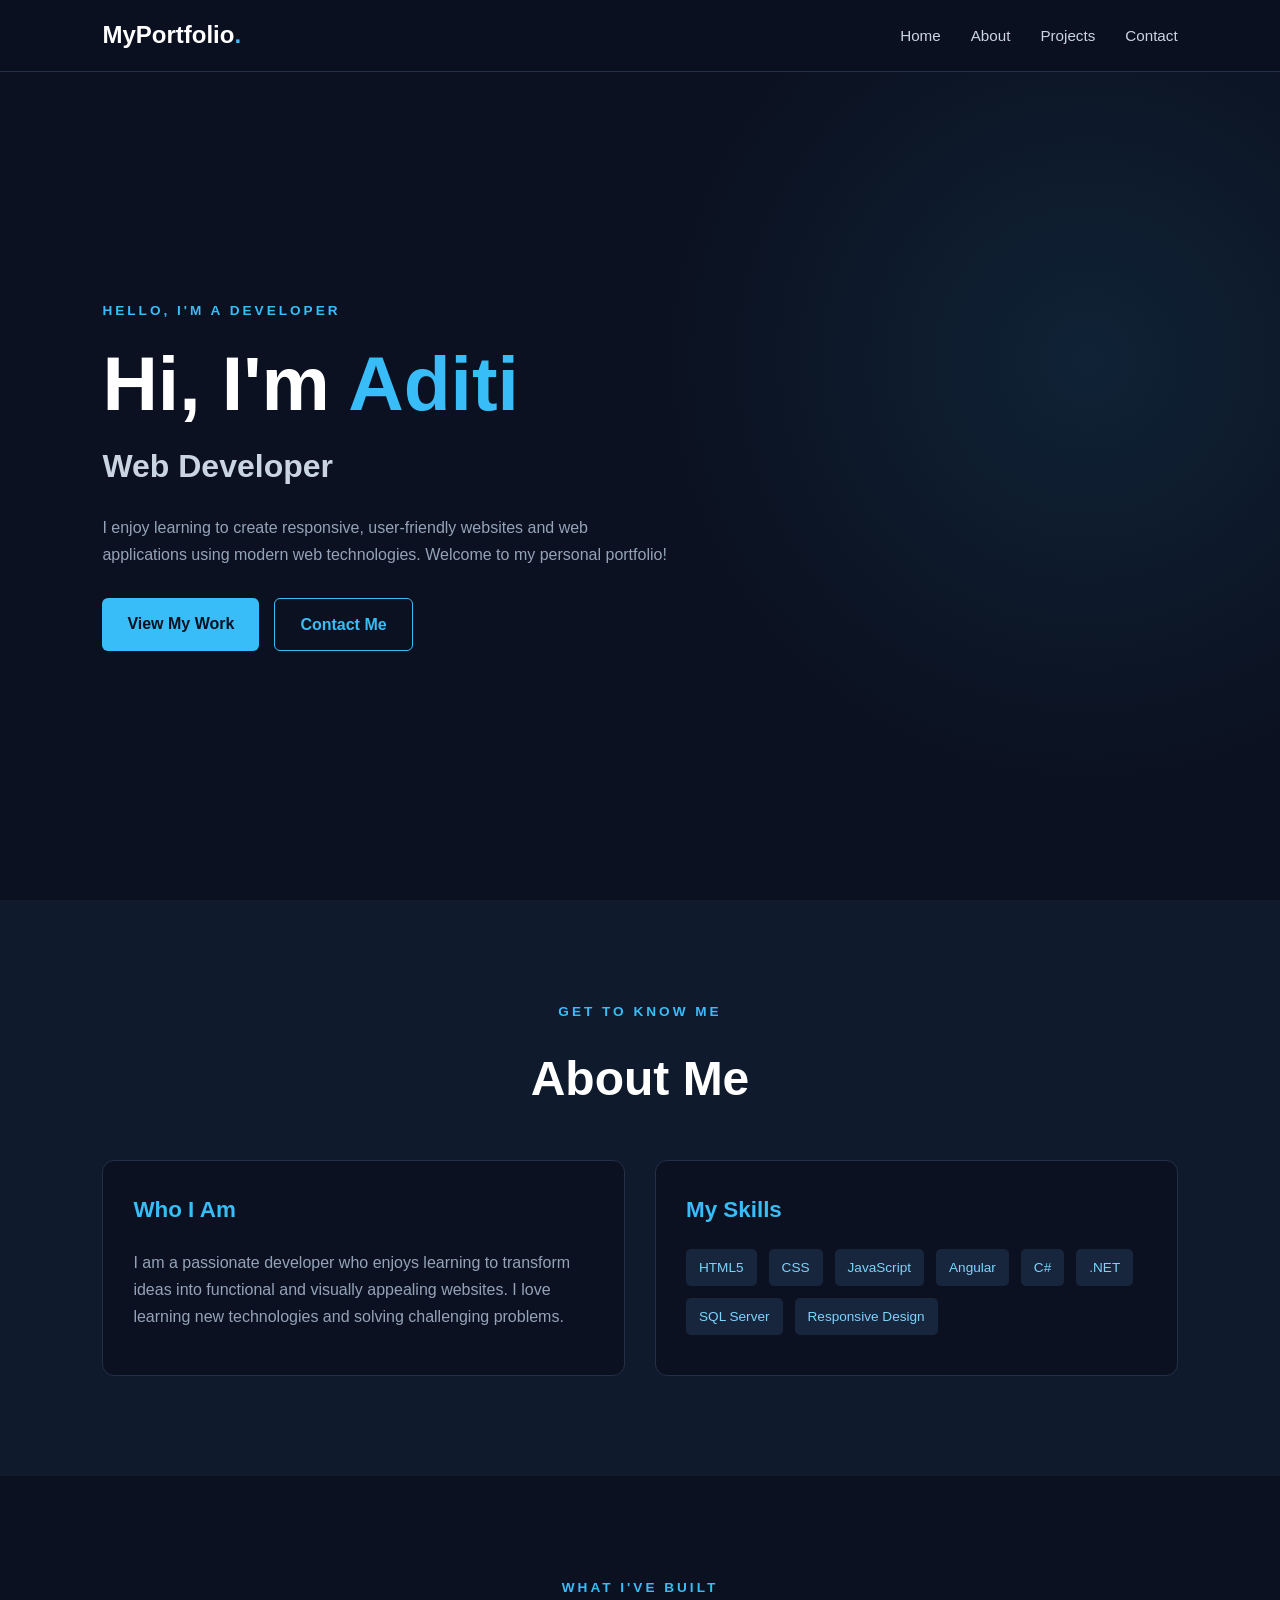
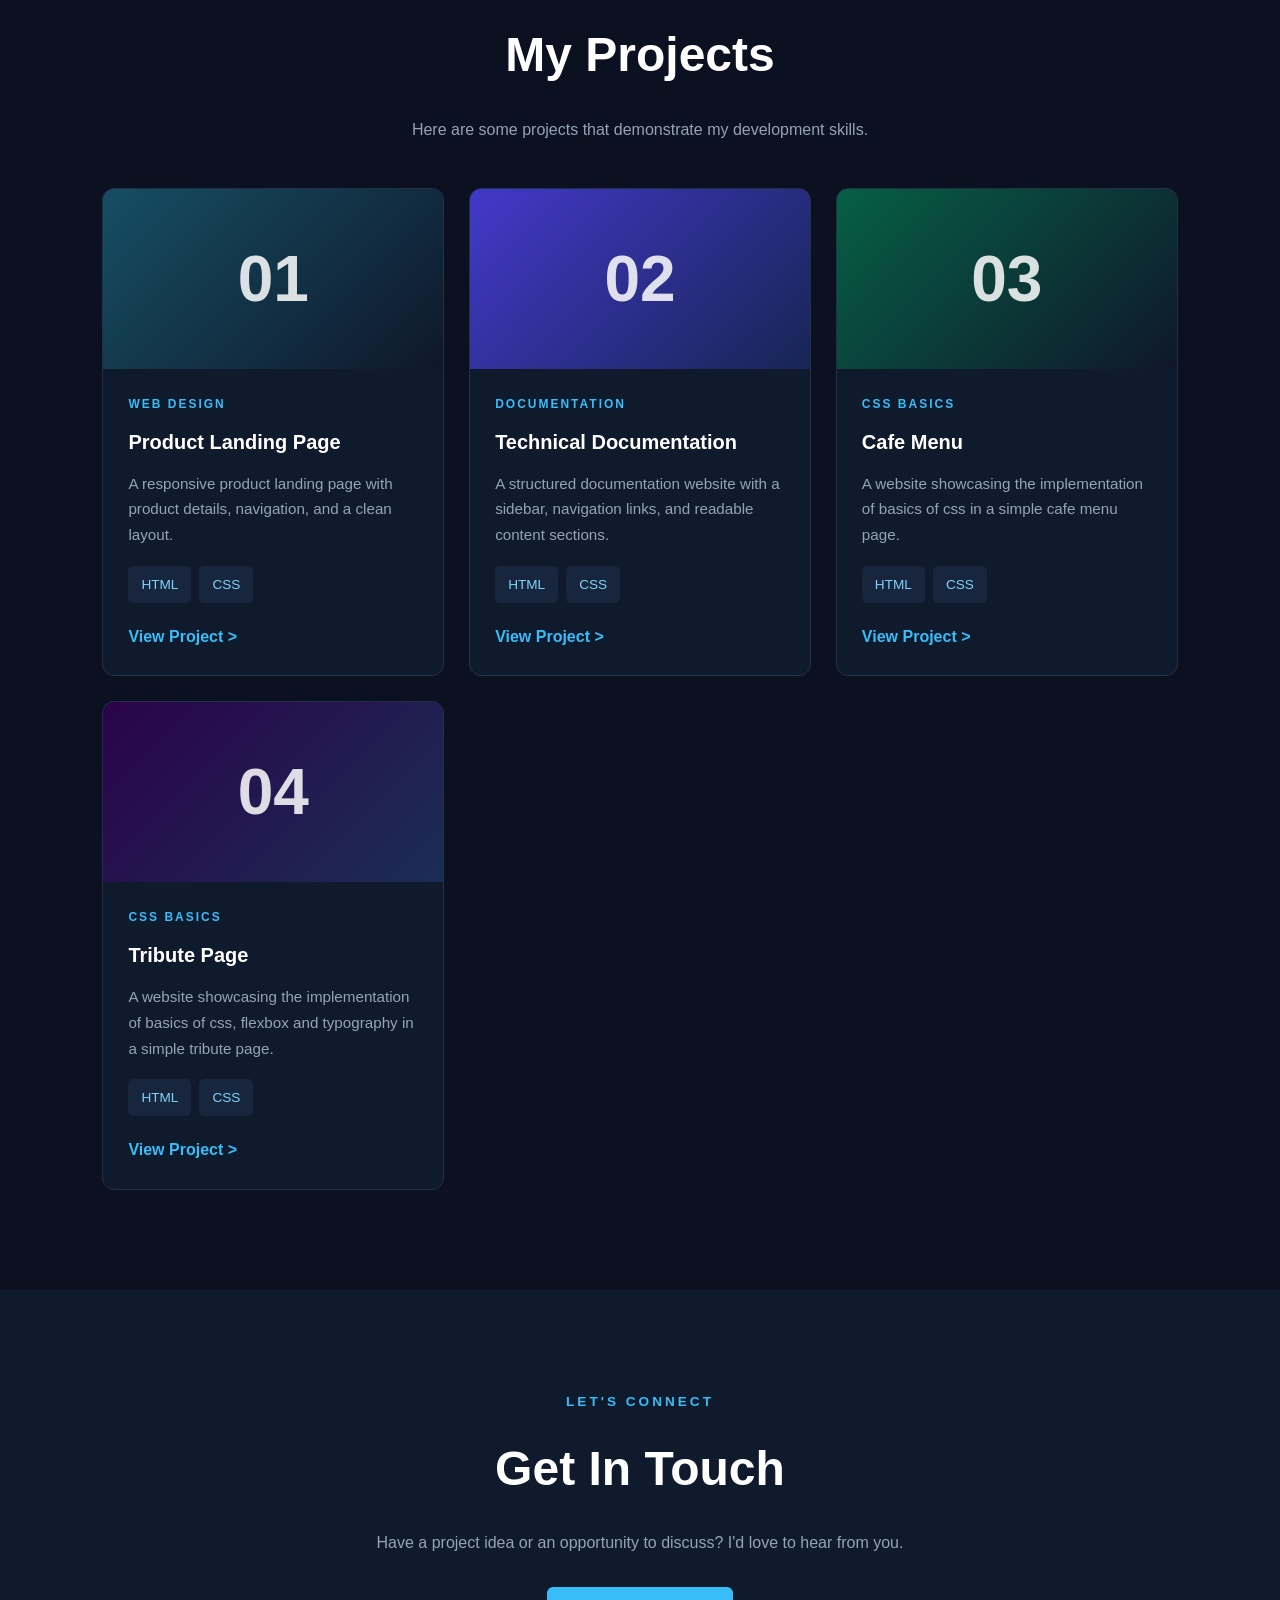
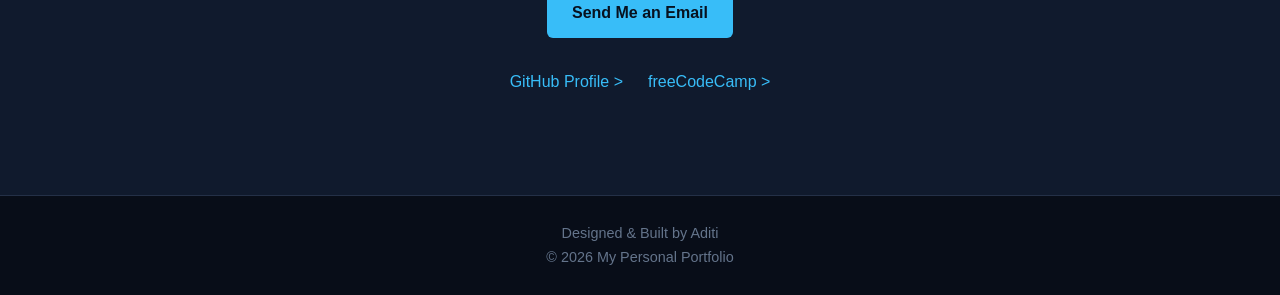
<file: index.html>
<!DOCTYPE html>
<html lang="en">
<head>
    <meta charset="UTF-8">
    <meta name="viewport" content="width=device-width, initial-scale=1.0">
    <title>My Personal Portfolio</title>
    <link rel="stylesheet" href="styles.css">
</head>
<body>

    <!-- Navigation Bar -->
    <nav id="navbar">
        <div class="logo">MyPortfolio<span>.</span></div>

        <ul class="nav-links">
            <li><a href="#welcome-section">Home</a></li>
            <li><a href="#about">About</a></li>
            <li><a href="#projects">Projects</a></li>
            <li><a href="#contact">Contact</a></li>
        </ul>
    </nav>

    <!-- Welcome Section -->
    <section id="welcome-section">
        <div class="welcome-content">
            <p class="intro">HELLO, I'M A DEVELOPER</p>

            <h1>Hi, I'm <span>Aditi</span></h1>

            <h2>Web Developer</h2>

            <p class="welcome-text">
                I enjoy learning to create responsive, user-friendly websites and web
                applications using modern web technologies.
                Welcome to my personal portfolio!
            </p>

            <div class="welcome-buttons">
                <a href="#projects" class="btn primary-btn">
                    View My Work
                </a>

                <a href="#contact" class="btn secondary-btn">
                    Contact Me
                </a>
            </div>
        </div>
    </section>

    <!-- About Section -->
    <section id="about" class="section">
        <p class="section-label">GET TO KNOW ME</p>
        <h2 class="section-title">About Me</h2>

        <div class="about-content">
            <div class="about-card">
                <h3>Who I Am</h3>

                <p>
                    I am a passionate developer who enjoys learning to transform
                    ideas into functional and visually appealing websites.
                    I love learning new technologies and solving
                    challenging problems.
                </p>
            </div>

            <div class="skills-card">
                <h3>My Skills</h3>

                <div class="skills">
                    <span>HTML5</span>
                    <span>CSS</span>
                    <span>JavaScript</span>
                    <span>Angular</span>
                    <span>C#</span>
                    <span>.NET</span>
                    <span>SQL Server</span>
                    <span>Responsive Design</span>
                </div>
            </div>
        </div>
    </section>

    <!-- Projects Section -->
    <section id="projects" class="section">
        <p class="section-label">WHAT I'VE BUILT</p>
        <h2 class="section-title">My Projects</h2>

        <p class="section-description">
            Here are some projects that demonstrate my development skills.
        </p>

        <div class="project-container">

            <!-- Project 1 -->
            <article class="project-tile">
                <div class="project-image project-one">
                    <span>01</span>
                </div>

                <div class="project-info">
                    <p class="project-category">WEB DESIGN</p>
                    <h3>Product Landing Page</h3>

                    <p>
                        A responsive product landing page with product
                        details, navigation, and a clean layout.
                    </p>

                    <div class="project-tags">
                        <span>HTML</span>
                        <span>CSS</span>
                    </div>

                    <a
                        href="https://aditi-firangi.github.io/freeCodeCamp_Webdesign/ProductLandingPage/"
                        target="_blank"
                        rel="noopener noreferrer"
                    >
                        View Project >
                    </a>
                </div>
            </article>

            <!-- Project 2 -->
            <article class="project-tile">
                <div class="project-image project-two">
                    <span>02</span>
                </div>

                <div class="project-info">
                    <p class="project-category">DOCUMENTATION</p>
                    <h3>Technical Documentation</h3>

                    <p>
                        A structured documentation website with a sidebar,
                        navigation links, and readable content sections.
                    </p>

                    <div class="project-tags">
                        <span>HTML</span>
                        <span>CSS</span>
                    </div>

                    <a
                        href="https://aditi-firangi.github.io/freeCodeCamp_Webdesign/DocumentationPage/"
                        target="_blank"
                        rel="noopener noreferrer"
                    >
                        View Project >
                    </a>
                </div>
            </article>

            <!-- Project 3 -->
            <article class="project-tile">
                <div class="project-image project-three">
                    <span>03</span>
                </div>

                <div class="project-info">
                    <p class="project-category">CSS BASICS</p>
                    <h3>Cafe Menu</h3>

                    <p>
                        A website showcasing the implementation of basics of css in a simple cafe menu page.
                    </p>

                    <div class="project-tags">
                        <span>HTML</span>
                        <span>CSS</span>
                    </div>

                    <a href="https://aditi-firangi.github.io/freeCodeCamp_Webdesign/CafeMenu/" target="_blank">
                        View Project >
                    </a>
                </div>
            </article>

            <!-- Project 4 -->
            <article class="project-tile">
                <div class="project-image project-four">
                    <span>04</span>
                </div>

                <div class="project-info">
                    <p class="project-category">CSS BASICS</p>
                    <h3>Tribute Page</h3>

                    <p>
                        A website showcasing the implementation of basics of css, flexbox and typography in a simple tribute page.
                    </p>

                    <div class="project-tags">
                        <span>HTML</span>
                        <span>CSS</span>
                    </div>

                    <a href="https://aditi-firangi.github.io/freeCodeCamp_Webdesign/TributePage/" target="_blank">
                        View Project >
                    </a>
                </div>
            </article>

        </div>
    </section>

    <!-- Contact Section -->
    <section id="contact" class="section contact-section">
        <p class="section-label">LET'S CONNECT</p>
        <h2 class="section-title">Get In Touch</h2>

        <p class="contact-text">
            Have a project idea or an opportunity to discuss?
            I'd love to hear from you.
        </p>

        <a href="mailto:your.email@example.com" class="btn primary-btn">
            Send Me an Email
        </a>

        <div class="social-links">
            <a
                id="profile-link"
                href="https://github.com/aditi-firangi"
                target="_blank"
                rel="noopener noreferrer"
            >
                GitHub Profile >
            </a>

            <a
                href="https://www.freecodecamp.org/"
                target="_blank"
                rel="noopener noreferrer"
            >
                freeCodeCamp >
            </a>
        </div>
    </section>

    <!-- Footer -->
    <footer>
        <p>Designed & Built by Aditi</p>
        <p>© 2026 My Personal Portfolio</p>
    </footer>

</body>
</html>
</file>
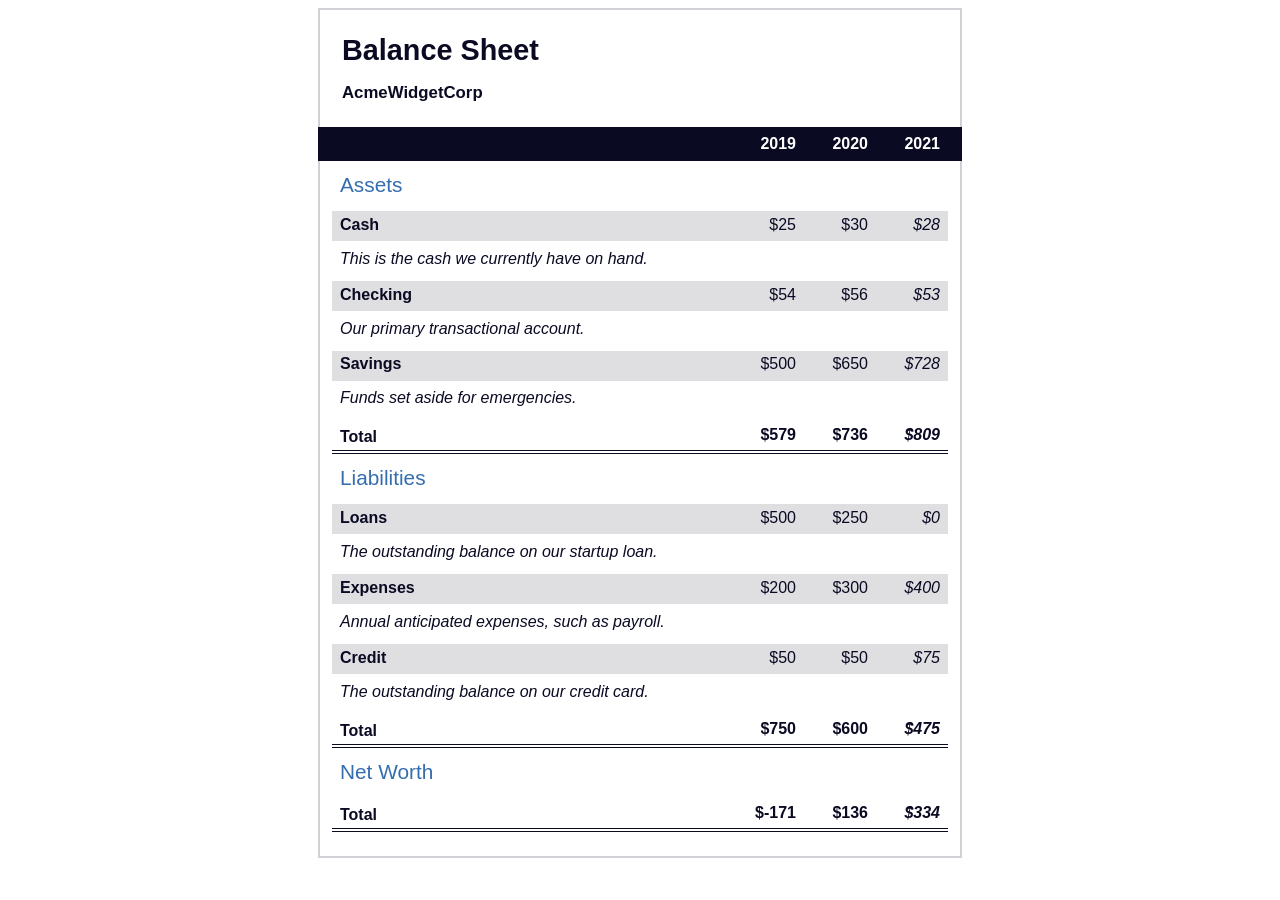
<file: BalanceSheet/index.html>
<!DOCTYPE html>
<html lang="en">
  <head>
    <meta charset="UTF-8">
    <meta name="viewport" content="width=device-width, initial-scale=1.0">
    <title>Balance Sheet</title>
    <link rel="stylesheet" href="./styles.css">
  </head>
  <body>
    <main>
      <section>
        <h1>
          <span class="flex">
            <span>AcmeWidgetCorp</span>
            <span>Balance Sheet</span>
          </span>
        </h1>
        <div id="years" aria-hidden="true">
          <span class="year">2019</span>
          <span class="year">2020</span>
          <span class="year">2021</span>
        </div>
        <div class="table-wrap">
          <table>
            <caption>Assets</caption>
            <thead>
              <tr>
                <td></td>
                <th><span class="sr-only year">2019</span></th>
                <th><span class="sr-only year">2020</span></th>
                <th class="current"><span class="sr-only year">2021</span></th>
              </tr>
            </thead>
            <tbody>
              <tr class="data">
                <th>Cash <span class="description">This is the cash we currently have on hand.</span></th>
                <td>$25</td>
                <td>$30</td>
                <td class="current">$28</td>
              </tr>
              <tr class="data">
                <th>Checking <span class="description">Our primary transactional account.</span></th>
                <td>$54</td>
                <td>$56</td>
                <td class="current">$53</td>
              </tr>
              <tr class="data">
                <th>Savings <span class="description">Funds set aside for emergencies.</span></th>
                <td>$500</td>
                <td>$650</td>
                <td class="current">$728</td>
              </tr>
              <tr class="total">
                <th>Total <span class="sr-only">Assets</span></th>
                <td>$579</td>
                <td>$736</td>
                <td class="current">$809</td>
              </tr>
            </tbody>
          </table>
          <table>
            <caption>Liabilities</caption>
            <thead>
              <tr>
              <td></td>
              <th><span class="sr-only">2019</span></th>
              <th><span class="sr-only">2020</span></th>
              <th><span class="sr-only">2021</span></th>
              </tr>
            </thead>
            <tbody>
              <tr class="data">
                <th>Loans <span class="description">The outstanding balance on our startup loan.</span></th>
                <td>$500</td>
                <td>$250</td>
                <td class="current">$0</td>
              </tr>
              <tr class="data">
                <th>Expenses <span class="description">Annual anticipated expenses, such as payroll.</span></th>
                <td>$200</td>
                <td>$300</td>
                <td class="current">$400</td>
              </tr>
              <tr class="data">
                <th>Credit <span class="description">The outstanding balance on our credit card.</span></th>
                <td>$50</td>
                <td>$50</td>
                <td class="current">$75</td>
              </tr>
              <tr class="total">
                <th>Total <span class="sr-only">Liabilities</span></th>
                <td>$750</td>
                <td>$600</td>
                <td class="current">$475</td>
              </tr>
            </tbody>
          </table>
          <table>
            <caption>Net Worth</caption>
            <thead>
              <tr>
              <td></td>
              <th><span class="sr-only">2019</span></th>
              <th><span class="sr-only">2020</span></th>
              <th><span class="sr-only">2021</span></th>
              </tr>
            </thead>
            <tbody>
              <tr class="total">
                <th>Total <span class="sr-only">Net Worth</span></th>
                <td>$-171</td>
                <td>$136</td>
                <td class="current">$334</td>
              </tr>
            </tbody>
          </table>
        </div>
      </section>
    </main>
  </body>
</html>
</file>
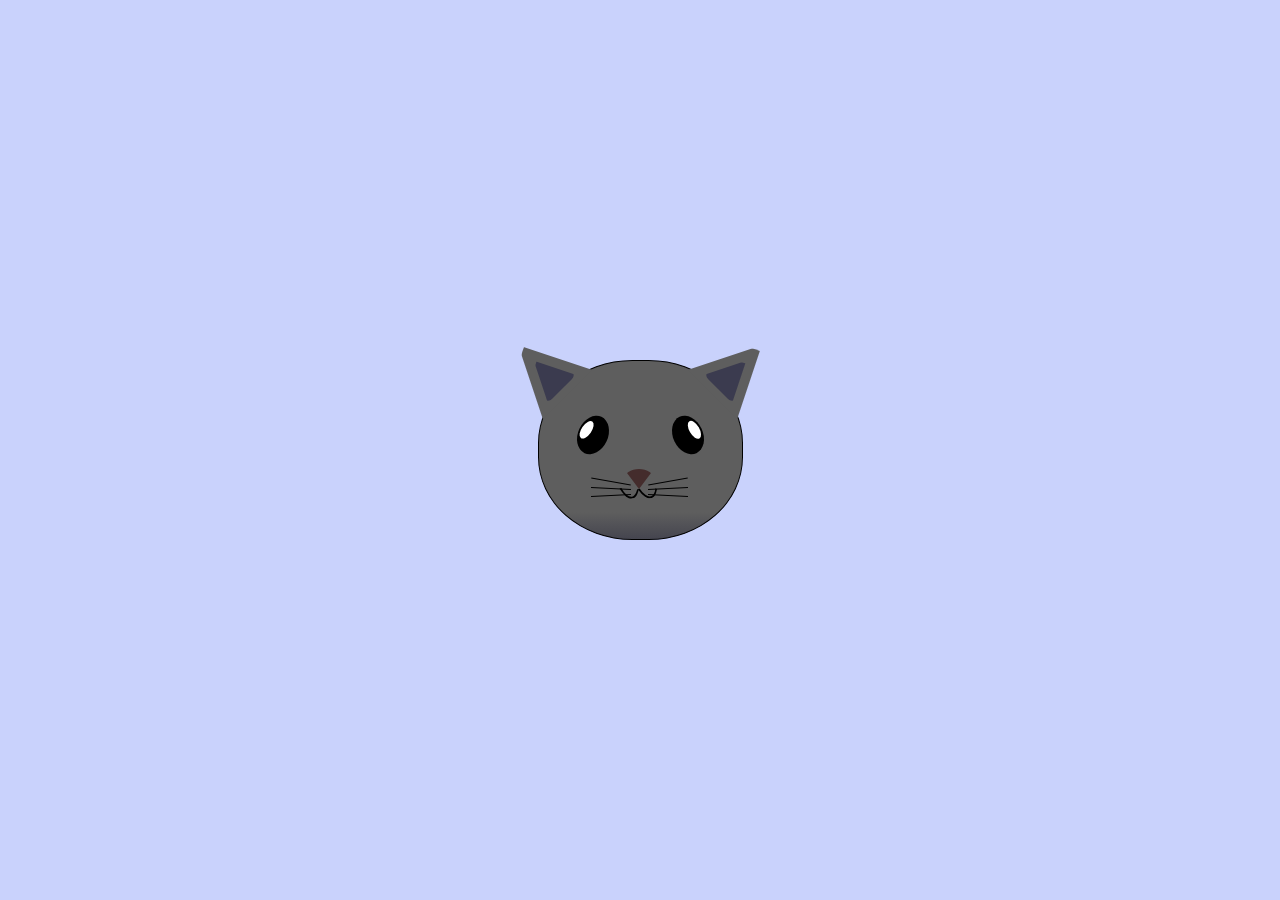
<file: CatPainting/index.html>
<!DOCTYPE html>
<html lang="en">
<head>
    <meta charset="UTF-8">
    <title>fCC Cat Painting</title>
    <link rel="stylesheet" href="./styles.css">
</head>
<body>
    <main>
      <div class="cat-head">
        <div class="cat-ears">
          <div class="cat-left-ear">
            <div class="cat-left-inner-ear"></div>
          </div>
          <div class="cat-right-ear">
            <div class="cat-right-inner-ear"></div>
          </div>
        </div>

        <div class="cat-eyes">
          <div class="cat-left-eye">
            <div class="cat-left-inner-eye"></div>
          </div>
          <div class="cat-right-eye">
            <div class="cat-right-inner-eye"></div>
          </div>
        </div>
        
        <div class="cat-nose"></div>

        <div class="cat-mouth">
          <div class="cat-mouth-line-left"></div>
          <div class="cat-mouth-line-right"></div>
        </div>

        <div class="cat-whiskers">
          <div class="cat-whiskers-left">
            <div class="cat-whisker-left-top"></div>
            <div class="cat-whisker-left-middle"></div>
            <div class="cat-whisker-left-bottom"></div>
          </div>
          <div class="cat-whiskers-right">
            <div class="cat-whisker-right-top"></div>
            <div class="cat-whisker-right-middle"></div>
            <div class="cat-whisker-right-bottom"></div>
          </div>
        </div>

      </div>
    </main>
</body>
</html>
</file>
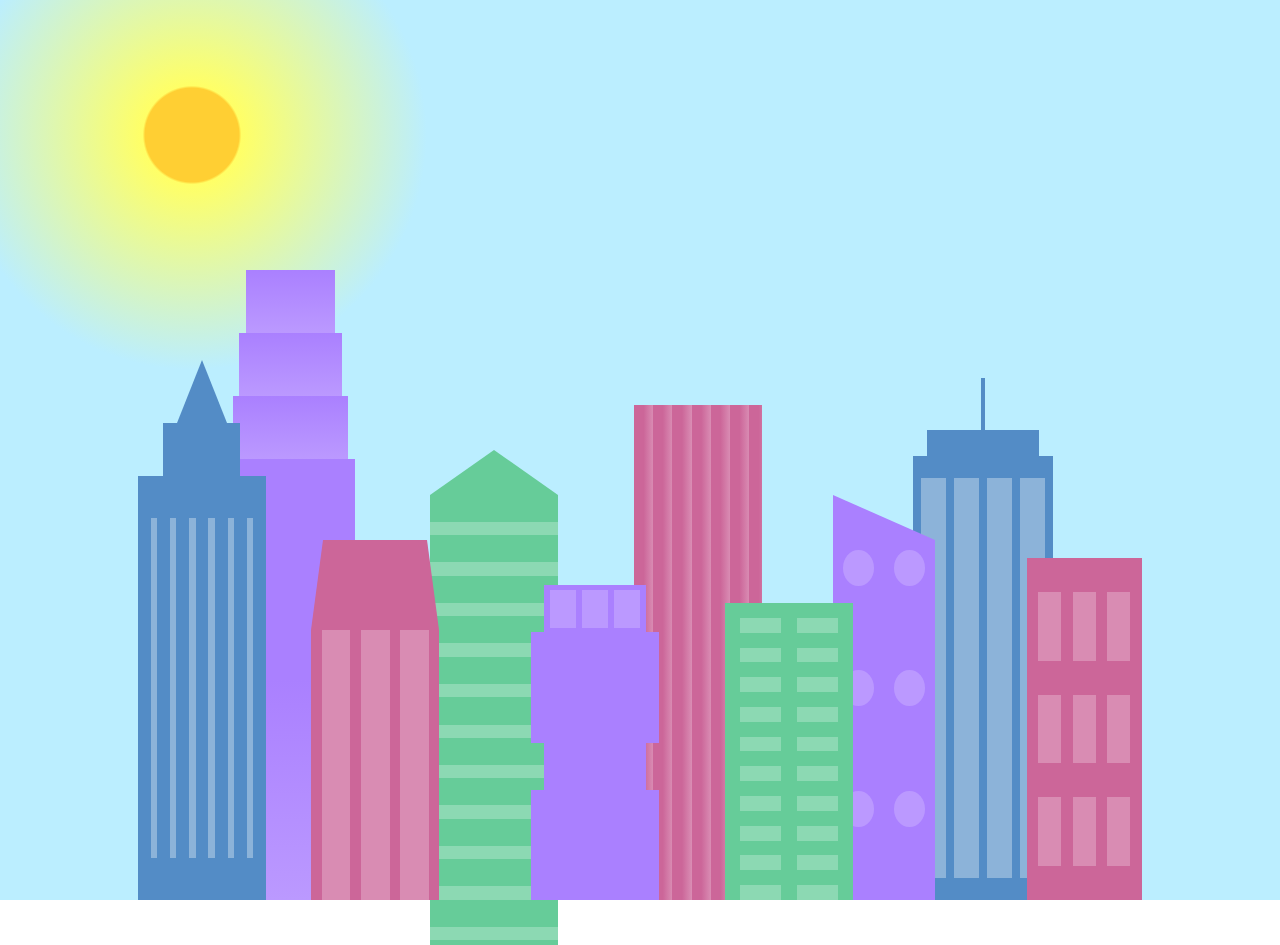
<file: CitySkyline/index.html>
<!DOCTYPE html>
<html lang="en">    
  <head>
    <meta charset="UTF-8">
    <title>City Skyline</title>
    <link href="styles.css" rel="stylesheet" />   
  </head>

  <body>
    <div class="background-buildings sky">
      <div></div>
      <div></div>
      <div class="bb1 building-wrap">
        <div class="bb1a bb1-window"></div>
        <div class="bb1b bb1-window"></div>
        <div class="bb1c bb1-window"></div>
        <div class="bb1d"></div>
      </div>
      <div class="bb2">
        <div class="bb2a"></div>
        <div class="bb2b"></div>
      </div>
      <div class="bb3"></div>
      <div></div>
      <div class="bb4 building-wrap">
        <div class="bb4a"></div>
        <div class="bb4b"></div>
        <div class="bb4c window-wrap">
          <div class="bb4-window"></div>
          <div class="bb4-window"></div>
          <div class="bb4-window"></div>
          <div class="bb4-window"></div>
        </div>
      </div>
      <div></div>
      <div></div>
    </div>

    <div class="foreground-buildings">
      <div></div>
      <div></div>
      <div class="fb1 building-wrap">
        <div class="fb1a"></div>
        <div class="fb1b"></div>
        <div class="fb1c"></div>
      </div>
      <div class="fb2">
        <div class="fb2a"></div>
        <div class="fb2b window-wrap">
          <div class="fb2-window"></div>
          <div class="fb2-window"></div>
          <div class="fb2-window"></div>
        </div>
      </div>
      <div></div>
      <div class="fb3 building-wrap">
        <div class="fb3a window-wrap">
          <div class="fb3-window"></div>
          <div class="fb3-window"></div>
          <div class="fb3-window"></div>
        </div>
        <div class="fb3b"></div>
        <div class="fb3a"></div>
        <div class="fb3b"></div>
      </div>
      <div class="fb4">
        <div class="fb4a"></div>
        <div class="fb4b">
          <div class="fb4-window"></div>
          <div class="fb4-window"></div>
          <div class="fb4-window"></div>
          <div class="fb4-window"></div>
          <div class="fb4-window"></div>
          <div class="fb4-window"></div>
        </div>
      </div>
      <div class="fb5"></div>
      <div class="fb6"></div>
      <div></div>
      <div></div>
    </div>
  </body>
</html>
</file>
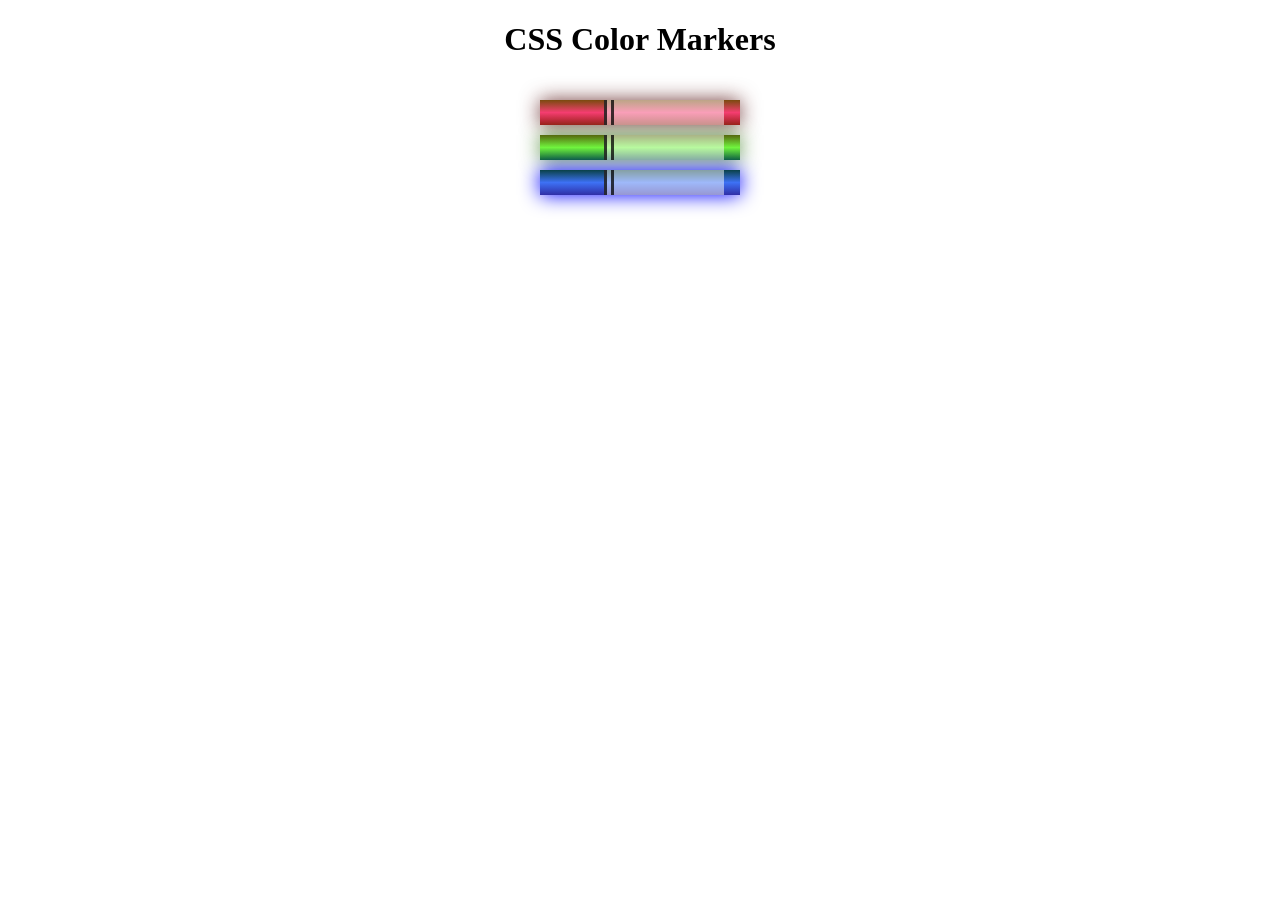
<file: ColorMarkers/index.html>
<!DOCTYPE html>
<html lang="en">
  <head>
    <meta charset="utf-8">
    <meta name="viewport" content="width=device-width, initial-scale=1.0">
    <title>Colored Markers</title>
    <link rel="stylesheet" href="styles.css">
  </head>
  <body>
    <h1>CSS Color Markers</h1>
    <div class="container">
      <div class="marker red">
        <div class="cap"></div>
        <div class="sleeve"></div>
      </div>
      <div class="marker green">
        <div class="cap"></div>
        <div class="sleeve"></div>
      </div>
      <div class="marker blue">
        <div class="cap"></div>
        <div class="sleeve"></div>
      </div>
    </div>
  </body>
</html>
</file>
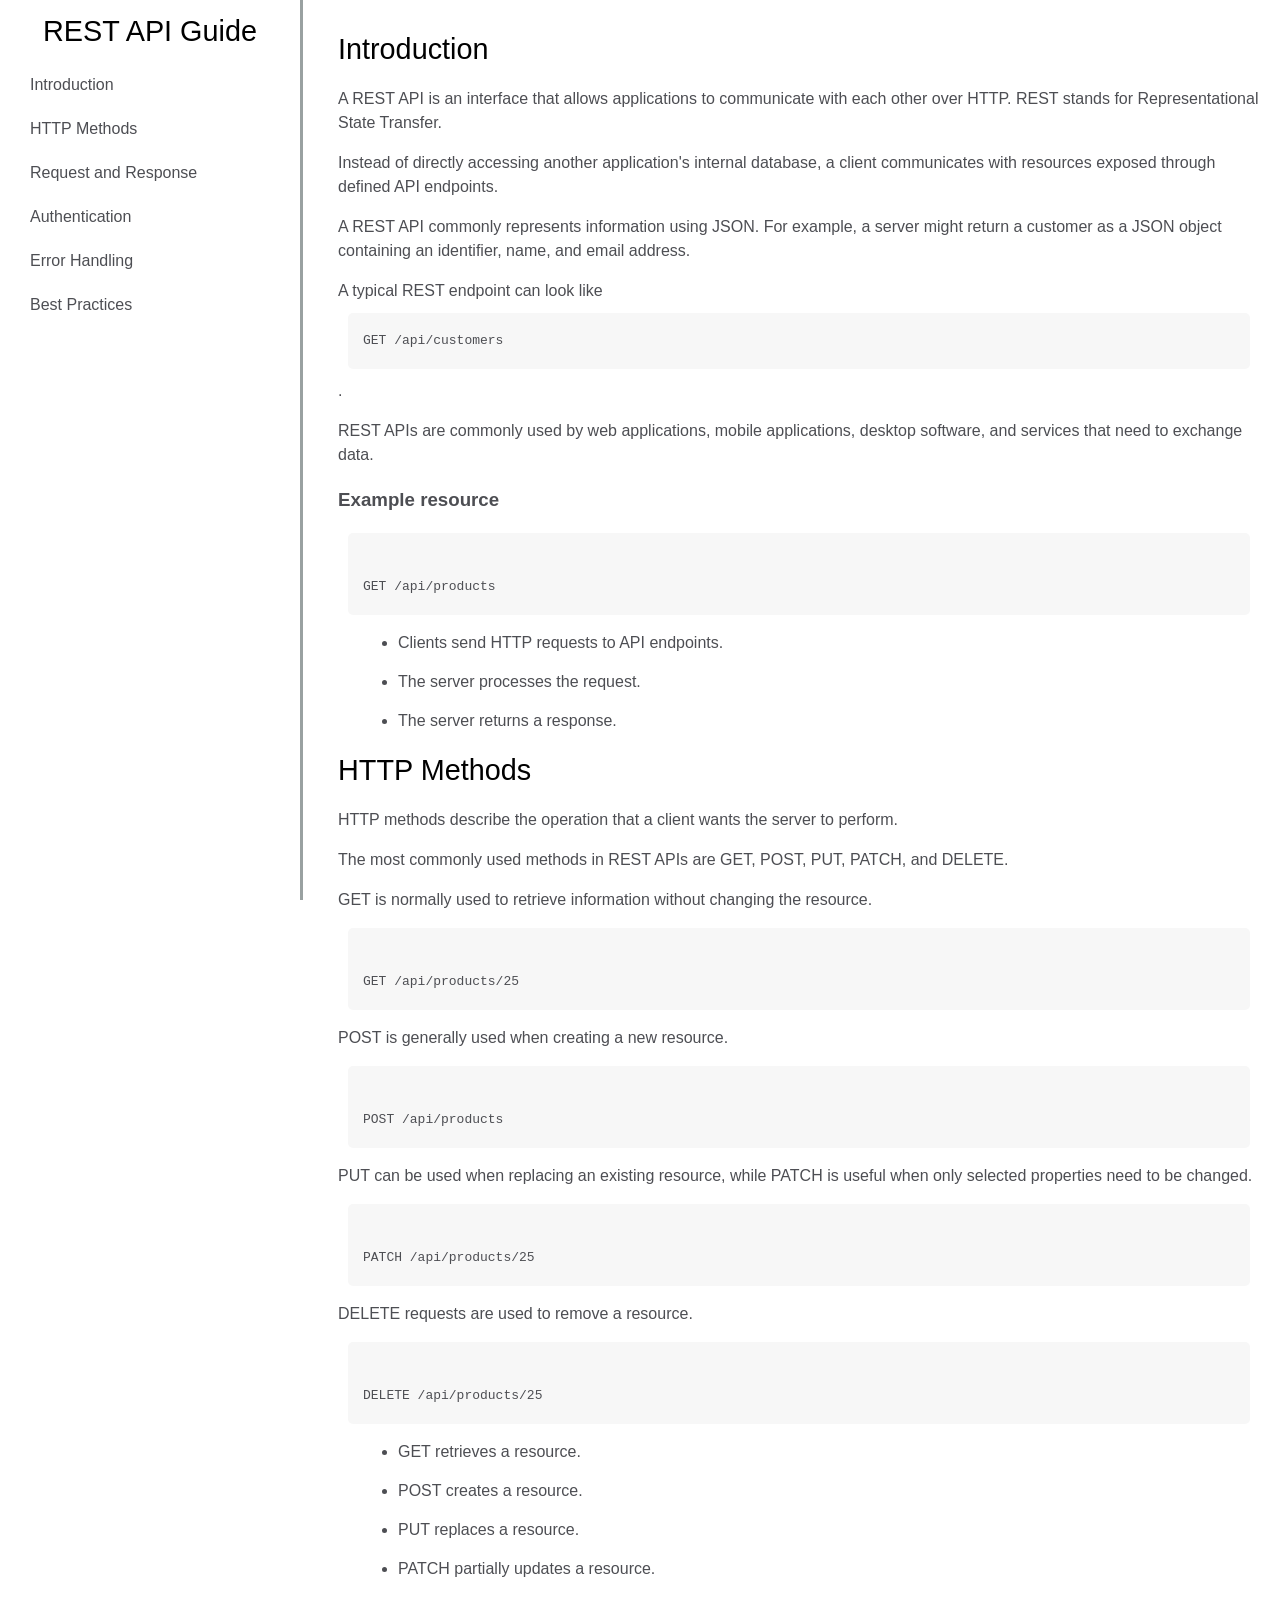
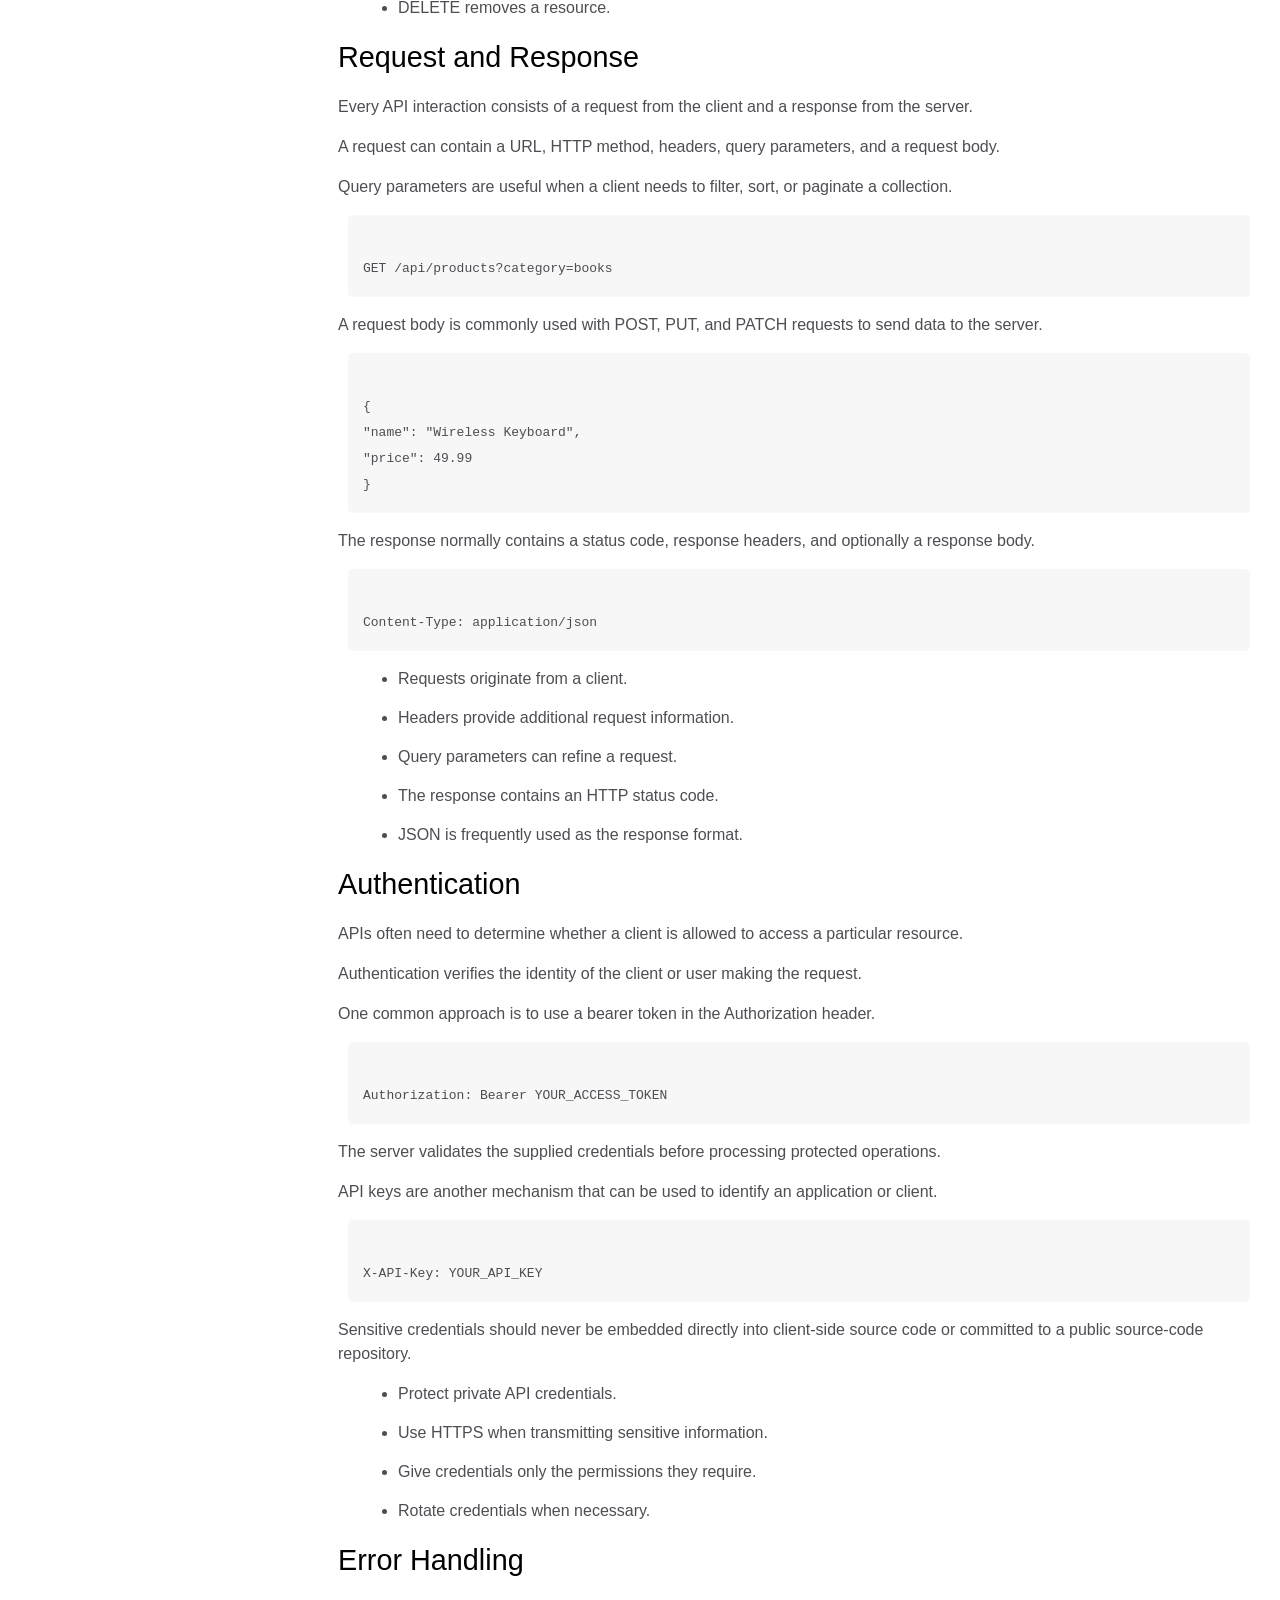
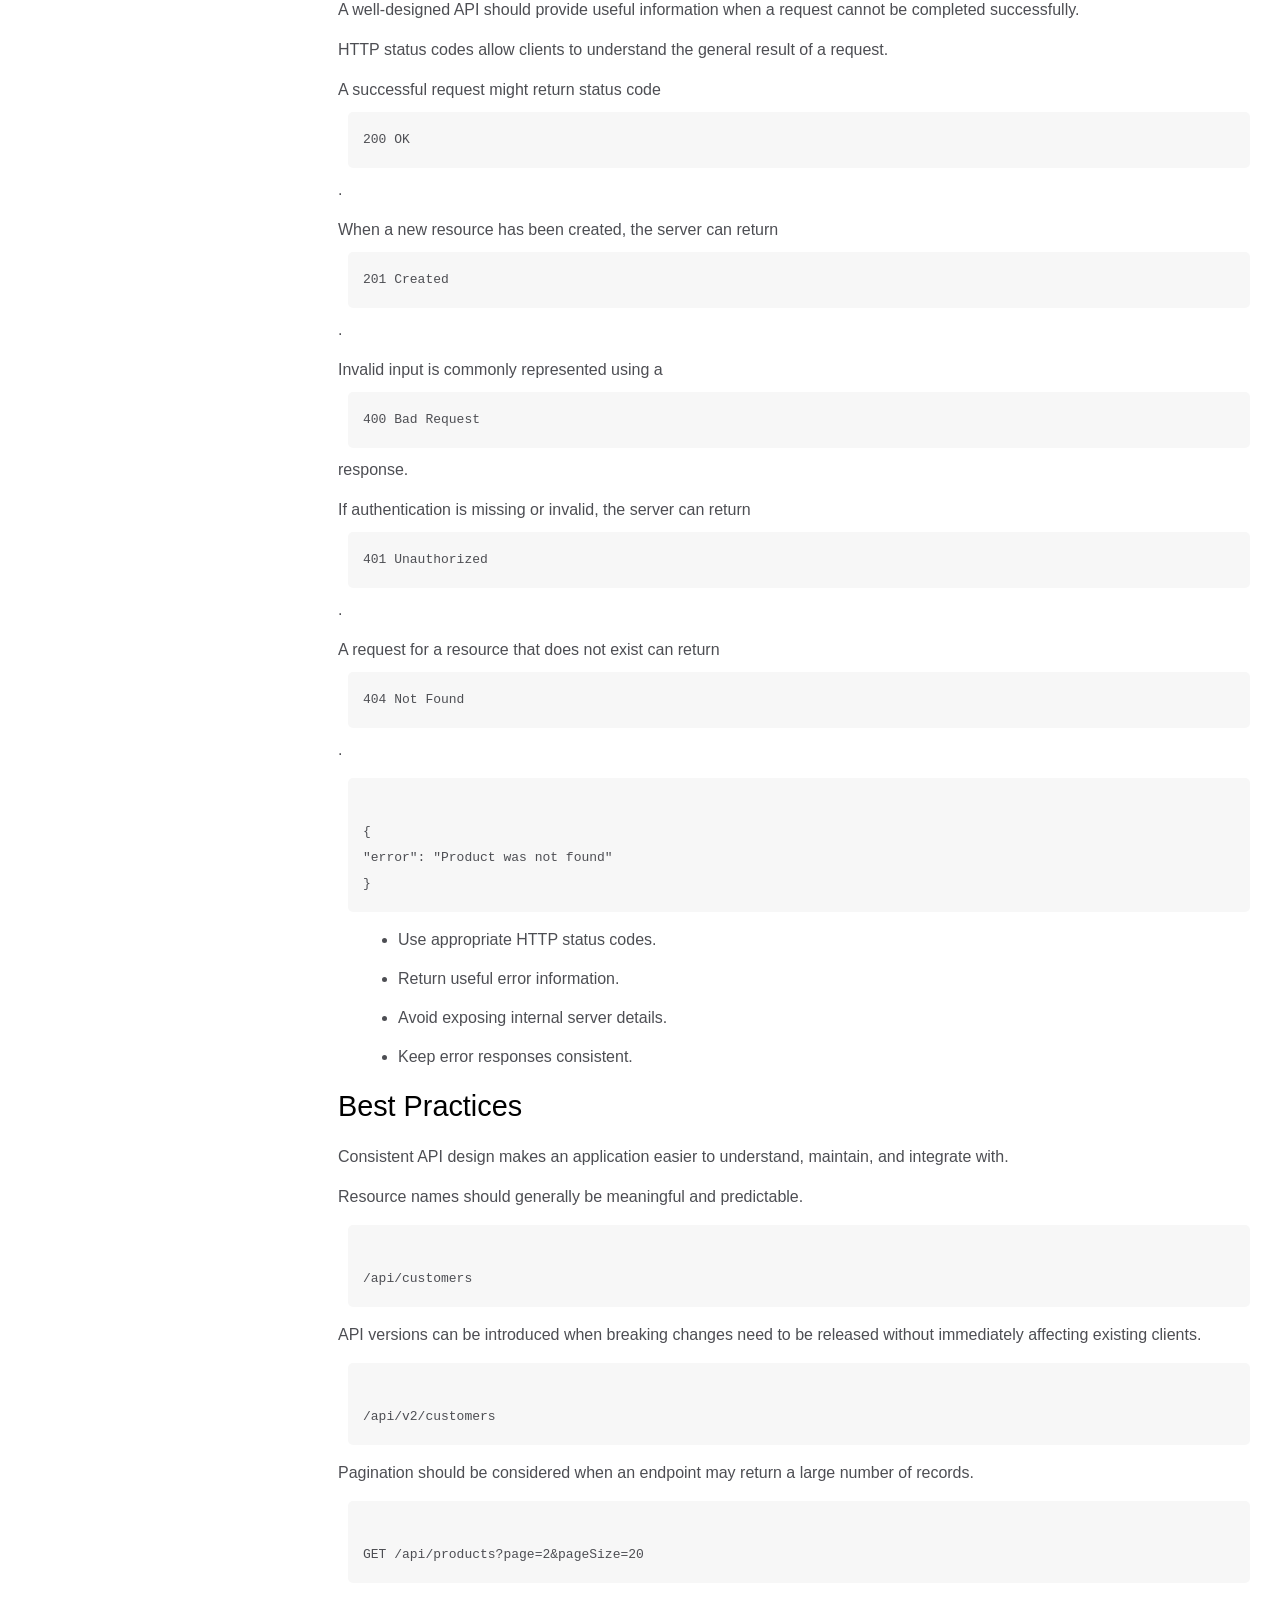
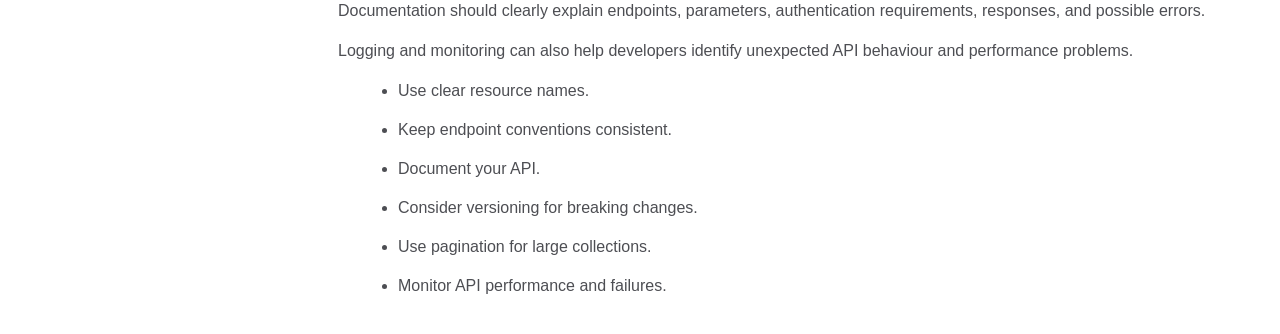
<file: DocumentationPage/index.html>
<!DOCTYPE html>
<html lang="en">
<head>
    <meta charset="UTF-8">
    <meta name="viewport" content="width=device-width, initial-scale=1.0">

    <title>REST API Technical Documentation</title>

    <link rel="stylesheet" href="styles.css">
</head>

<body>

    <!-- =========================
         SIDE NAVIGATION
    ========================== -->
    <nav id="navbar">

        <header>REST API Guide</header>

        <a class="nav-link" href="#Introduction">Introduction</a>

        <a class="nav-link" href="#HTTP_Methods">HTTP Methods</a>

        <a class="nav-link" href="#Request_and_Response">Request and Response</a>

        <a class="nav-link" href="#Authentication">Authentication</a>

        <a class="nav-link" href="#Error_Handling">Error Handling</a>

        <a class="nav-link" href="#Best_Practices">Best Practices</a>

    </nav>


    <!-- =========================
         MAIN DOCUMENTATION
    ========================== -->
    <main id="main-doc">

        <!-- =========================
             SECTION 1
        ========================== -->
        <section class="main-section" id="Introduction">

            <header>Introduction</header>

            <p>
                A REST API is an interface that allows applications to
                communicate with each other over HTTP. REST stands for
                Representational State Transfer.
            </p>

            <p>
                Instead of directly accessing another application's
                internal database, a client communicates with resources
                exposed through defined API endpoints.
            </p>

            <p>
                A REST API commonly represents information using JSON.
                For example, a server might return a customer as a JSON
                object containing an identifier, name, and email address.
            </p>

            <p>
                A typical REST endpoint can look like
                <code>GET /api/customers</code>.
            </p>

            <p>
                REST APIs are commonly used by web applications, mobile
                applications, desktop software, and services that need
                to exchange data.
            </p>

            <h3>Example resource</h3>

            <code>
                GET /api/products
            </code>

            <ul>
                <li>Clients send HTTP requests to API endpoints.</li>
                <li>The server processes the request.</li>
                <li>The server returns a response.</li>
            </ul>

        </section>


        <!-- =========================
             SECTION 2
        ========================== -->
        <section class="main-section" id="HTTP_Methods">

            <header>HTTP Methods</header>

            <p>
                HTTP methods describe the operation that a client wants
                the server to perform.
            </p>

            <p>
                The most commonly used methods in REST APIs are GET,
                POST, PUT, PATCH, and DELETE.
            </p>

            <p>
                GET is normally used to retrieve information without
                changing the resource.
            </p>

            <code>
                GET /api/products/25
            </code>

            <p>
                POST is generally used when creating a new resource.
            </p>

            <code>
                POST /api/products
            </code>

            <p>
                PUT can be used when replacing an existing resource,
                while PATCH is useful when only selected properties
                need to be changed.
            </p>

            <code>
                PATCH /api/products/25
            </code>

            <p>
                DELETE requests are used to remove a resource.
            </p>

            <code>
                DELETE /api/products/25
            </code>

            <ul>
                <li>GET retrieves a resource.</li>
                <li>POST creates a resource.</li>
                <li>PUT replaces a resource.</li>
                <li>PATCH partially updates a resource.</li>
                <li>DELETE removes a resource.</li>
            </ul>

        </section>


        <!-- =========================
             SECTION 3
        ========================== -->
        <section class="main-section" id="Request_and_Response">

            <header>Request and Response</header>

            <p>
                Every API interaction consists of a request from the
                client and a response from the server.
            </p>

            <p>
                A request can contain a URL, HTTP method, headers,
                query parameters, and a request body.
            </p>

            <p>
                Query parameters are useful when a client needs to
                filter, sort, or paginate a collection.
            </p>

            <code>
                GET /api/products?category=books
            </code>

            <p>
                A request body is commonly used with POST, PUT, and
                PATCH requests to send data to the server.
            </p>

            <code>
                {
                  "name": "Wireless Keyboard",
                  "price": 49.99
                }
            </code>

            <p>
                The response normally contains a status code, response
                headers, and optionally a response body.
            </p>

            <code>
                Content-Type: application/json
            </code>

            <ul>
                <li>Requests originate from a client.</li>
                <li>Headers provide additional request information.</li>
                <li>Query parameters can refine a request.</li>
                <li>The response contains an HTTP status code.</li>
                <li>JSON is frequently used as the response format.</li>
            </ul>

        </section>


        <!-- =========================
             SECTION 4
        ========================== -->
        <section class="main-section" id="Authentication">

            <header>Authentication</header>

            <p>
                APIs often need to determine whether a client is allowed
                to access a particular resource.
            </p>

            <p>
                Authentication verifies the identity of the client or
                user making the request.
            </p>

            <p>
                One common approach is to use a bearer token in the
                Authorization header.
            </p>

            <code>
                Authorization: Bearer YOUR_ACCESS_TOKEN
            </code>

            <p>
                The server validates the supplied credentials before
                processing protected operations.
            </p>

            <p>
                API keys are another mechanism that can be used to
                identify an application or client.
            </p>

            <code>
                X-API-Key: YOUR_API_KEY
            </code>

            <p>
                Sensitive credentials should never be embedded directly
                into client-side source code or committed to a public
                source-code repository.
            </p>

            <ul>
                <li>Protect private API credentials.</li>
                <li>Use HTTPS when transmitting sensitive information.</li>
                <li>Give credentials only the permissions they require.</li>
                <li>Rotate credentials when necessary.</li>
            </ul>

        </section>


        <!-- =========================
             SECTION 5
        ========================== -->
        <section class="main-section" id="Error_Handling">

            <header>Error Handling</header>

            <p>
                A well-designed API should provide useful information
                when a request cannot be completed successfully.
            </p>

            <p>
                HTTP status codes allow clients to understand the
                general result of a request.
            </p>

            <p>
                A successful request might return status code
                <code>200 OK</code>.
            </p>

            <p>
                When a new resource has been created, the server can
                return <code>201 Created</code>.
            </p>

            <p>
                Invalid input is commonly represented using a
                <code>400 Bad Request</code> response.
            </p>

            <p>
                If authentication is missing or invalid, the server
                can return <code>401 Unauthorized</code>.
            </p>

            <p>
                A request for a resource that does not exist can return
                <code>404 Not Found</code>.
            </p>

            <code>
                {
                  "error": "Product was not found"
                }
            </code>

            <ul>
                <li>Use appropriate HTTP status codes.</li>
                <li>Return useful error information.</li>
                <li>Avoid exposing internal server details.</li>
                <li>Keep error responses consistent.</li>
            </ul>

        </section>


        <!-- =========================
             SECTION 6
        ========================== -->
        <section class="main-section" id="Best_Practices">

            <header>Best Practices</header>

            <p>
                Consistent API design makes an application easier to
                understand, maintain, and integrate with.
            </p>

            <p>
                Resource names should generally be meaningful and
                predictable.
            </p>

            <code>
                /api/customers
            </code>

            <p>
                API versions can be introduced when breaking changes
                need to be released without immediately affecting
                existing clients.
            </p>

            <code>
                /api/v2/customers
            </code>

            <p>
                Pagination should be considered when an endpoint may
                return a large number of records.
            </p>

            <code>
                GET /api/products?page=2&pageSize=20
            </code>

            <p>
                Documentation should clearly explain endpoints,
                parameters, authentication requirements, responses,
                and possible errors.
            </p>

            <p>
                Logging and monitoring can also help developers identify
                unexpected API behaviour and performance problems.
            </p>

            <ul>
                <li>Use clear resource names.</li>
                <li>Keep endpoint conventions consistent.</li>
                <li>Document your API.</li>
                <li>Consider versioning for breaking changes.</li>
                <li>Use pagination for large collections.</li>
                <li>Monitor API performance and failures.</li>
            </ul>

        </section>

    </main>

</body>
</html>
</file>
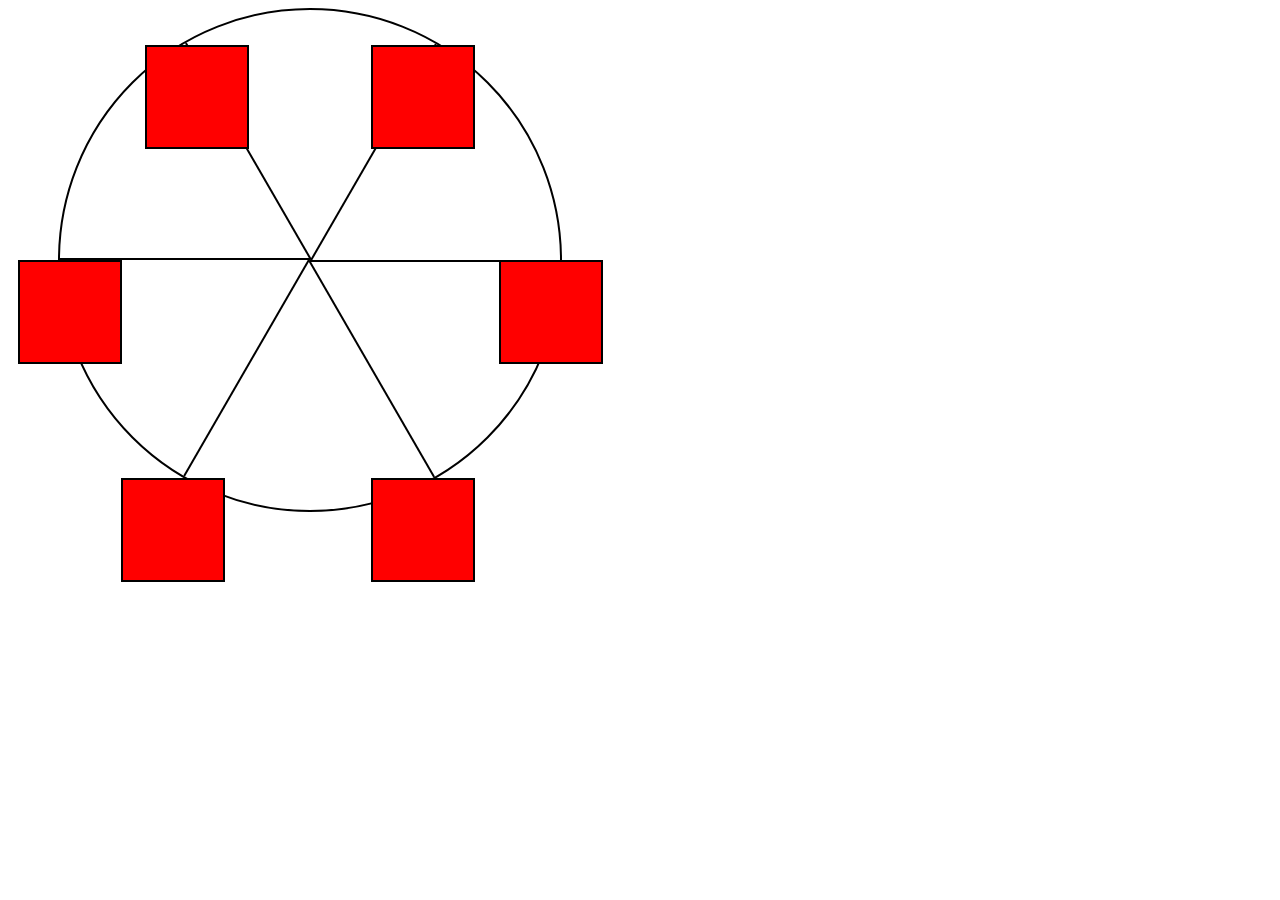
<file: FerrisWheel/index.html>
<!DOCTYPE html>
<html lang="en">
  <head>
    <meta charset="UTF-8">
    <title>Ferris Wheel</title>
    <link rel="stylesheet" href="./styles.css">
  </head>
  <body>
    <div class="wheel">
      <span class="line"></span>
      <span class="line"></span>
      <span class="line"></span>
      <span class="line"></span>
      <span class="line"></span>
      <span class="line"></span>

      <div class="cabin"></div>
      <div class="cabin"></div>
      <div class="cabin"></div>
      <div class="cabin"></div>
      <div class="cabin"></div>
      <div class="cabin"></div>
    </div>
  </body>
</html>
</file>
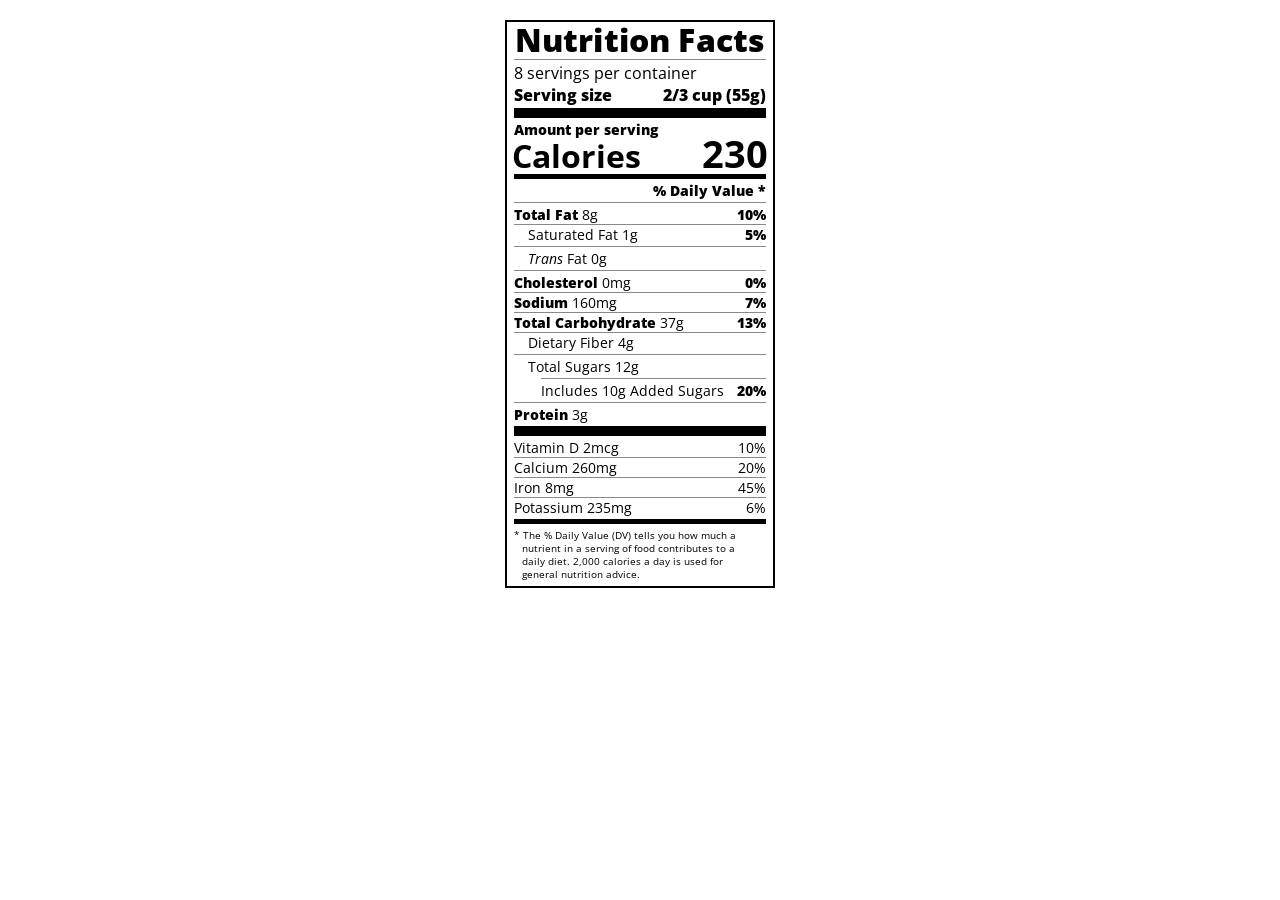
<file: NutritionLabel/index.html>
<!DOCTYPE html>
<html lang="en">

<head>
  <meta charset="UTF-8">
  <title>Nutrition Label</title>
  <link href="https://fonts.googleapis.com/css?family=Open+Sans:400,700,800" rel="stylesheet">
  <link href="./styles.css" rel="stylesheet">
</head>

<body>
  <div class="label">
    <header>
      <h1 class="bold">Nutrition Facts</h1>
      <div class="divider"></div>
      <p>8 servings per container</p>
      <p class="bold">Serving size <span>2/3 cup (55g)</span></p>
    </header>
    <div class="divider large"></div>
    <div class="calories-info">
      <div class="left-container">
        <h2 class="bold small-text">Amount per serving</h2>
        <p>Calories</p>
      </div>
      <span>230</span>
    </div>
    <div class="divider medium"></div>
    <div class="daily-value small-text">
      <p class="bold right no-divider">% Daily Value *</p>
      <div class="divider"></div>
      <p><span><span class="bold">Total Fat</span> 8g</span> <span class="bold">10%</span></p>
      <p class="indent no-divider">Saturated Fat 1g <span class="bold">5%</span></p>
      <div class="divider"></div>
      <p class="indent no-divider"><span><i>Trans</i> Fat 0g</span></p>
      <div class="divider"></div>
      <p><span><span class="bold">Cholesterol</span> 0mg</span> <span class="bold">0%</span></p>
      <p><span><span class="bold">Sodium</span> 160mg</span> <span class="bold">7%</span></p>
      <p><span><span class="bold">Total Carbohydrate</span> 37g</span> <span class="bold">13%</span></p>
      <p class="indent no-divider">Dietary Fiber 4g</p>
      <div class="divider"></div>
      <p class="indent no-divider">Total Sugars 12g</p>
      <div class="divider double-indent"></div>
      <p class="double-indent no-divider">Includes 10g Added Sugars <span class="bold">20%</span></p>
      <div class="divider"></div>
      <p class="no-divider"><span><span class="bold">Protein</span> 3g</span></p>
      <div class="divider large"></div>
      <p>Vitamin D 2mcg <span>10%</span></p>
      <p>Calcium 260mg <span>20%</span></p>
      <p>Iron 8mg <span>45%</span></p>
      <p class="no-divider">Potassium 235mg <span>6%</span></p>
    </div>
    <div class="divider medium"></div>
    <p class="note">* The % Daily Value (DV) tells you how much a nutrient in a serving of food contributes to a daily
      diet. 2,000 calories a day is used for general nutrition advice.</p>
  </div>
</body>
</html>
</file>
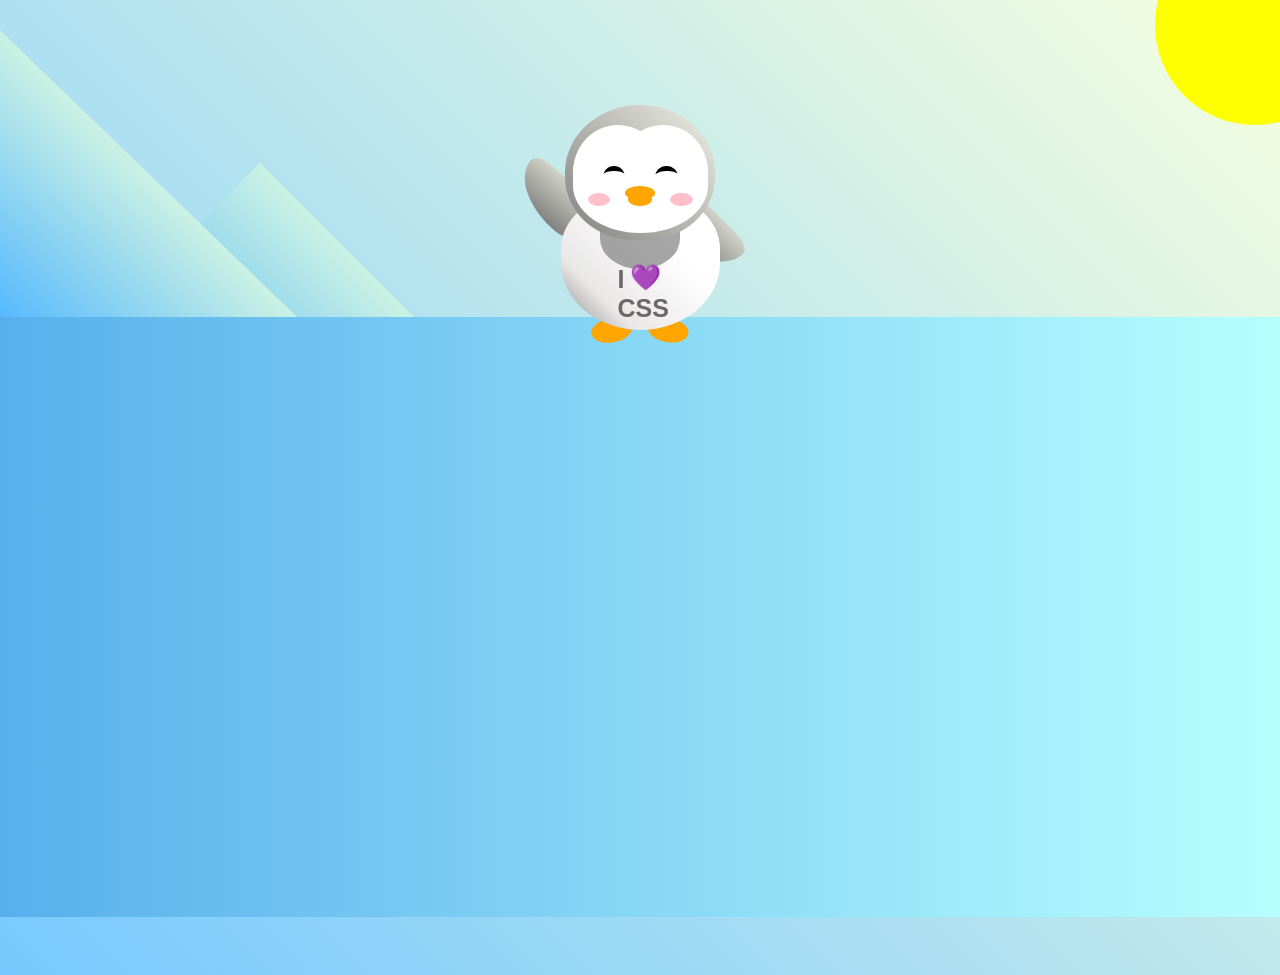
<file: Penguin/index.html>
<!DOCTYPE html>
<html lang="en">
  <head>
    <meta charset="UTF-8" />
    <link rel="stylesheet" href="./styles.css" />
    <title>Penguin</title>
    <meta name="viewport" content="width=device-width, initial-scale=1.0" />
  </head>

  <body>
    <div class="left-mountain"></div>
    <div class="back-mountain"></div>
    <div class="sun"></div>
    <div class="penguin">
      <div class="penguin-head">
        <div class="face left"></div>
        <div class="face right"></div>
        <div class="chin"></div>
        <div class="eye left">
          <div class="eye-lid"></div>
        </div>
        <div class="eye right">
          <div class="eye-lid"></div>
        </div>
        <div class="blush left"></div>
        <div class="blush right"></div>
        <div class="beak top"></div>
        <div class="beak bottom"></div>
      </div>
      <div class="shirt">
        <div>💜</div>
        <p>I CSS</p>
      </div> 
      <div class="penguin-body">
        <div class="arm left"></div>
        <div class="arm right"></div>
        <div class="foot left"></div>
        <div class="foot right"></div>
      </div>
    </div>

    <div class="ground"></div>
  </body>
</html>
</file>
<file: styles.css>
/* General Reset */
* {
    margin: 0;
    padding: 0;
    box-sizing: border-box;
}

html {
    scroll-behavior: smooth;
    scroll-padding-top: 85px;
}

body {
    font-family: Arial, Helvetica, sans-serif;
    background-color: #0b1120;
    color: #e2e8f0;
    line-height: 1.7;
}

/* Navigation Bar */
#navbar {
    position: fixed;
    top: 0;
    left: 0;
    width: 100%;
    min-height: 70px;
    padding: 15px 8%;
    display: flex;
    justify-content: space-between;
    align-items: center;
    background-color: rgba(11, 17, 32, 0.96);
    border-bottom: 1px solid #243047;
    z-index: 1000;
}

.logo {
    font-size: 1.5rem;
    font-weight: bold;
    color: #ffffff;
}

.logo span {
    color: #38bdf8;
}

.nav-links {
    display: flex;
    gap: 30px;
    list-style: none;
}

.nav-links a {
    color: #cbd5e1;
    text-decoration: none;
    font-size: 0.95rem;
    transition: color 0.3s ease;
}

.nav-links a:hover {
    color: #38bdf8;
}

/* Welcome Section */
#welcome-section {
    min-height: 100vh;
    padding: 110px 8% 60px;
    display: flex;
    align-items: center;
    justify-content: space-between;
    gap: 50px;
    background:
        radial-gradient(
            circle at 85% 40%,
            rgba(56, 189, 248, 0.10),
            transparent 35%
        ),
        #0b1120;
}

.welcome-content {
    max-width: 650px;
}

.intro,
.section-label {
    color: #38bdf8;
    font-size: 0.85rem;
    font-weight: bold;
    letter-spacing: 3px;
    margin-bottom: 15px;
}

#welcome-section h1 {
    font-size: clamp(2.8rem, 6vw, 5rem);
    line-height: 1.2;
    color: #ffffff;
    margin-bottom: 10px;
}

#welcome-section h1 span {
    color: #38bdf8;
}

#welcome-section h2 {
    font-size: clamp(1.3rem, 3vw, 2rem);
    color: #cbd5e1;
    margin-bottom: 20px;
}

.welcome-text {
    max-width: 570px;
    color: #94a3b8;
    margin-bottom: 30px;
}

.welcome-buttons {
    display: flex;
    gap: 15px;
    flex-wrap: wrap;
}

/* Buttons */
.btn {
    display: inline-block;
    padding: 12px 25px;
    border-radius: 6px;
    text-decoration: none;
    font-weight: bold;
    transition: all 0.3s ease;
}

.primary-btn {
    background-color: #38bdf8;
    color: #07111f;
}

.primary-btn:hover {
    background-color: #7dd3fc;
    transform: translateY(-3px);
}

.secondary-btn {
    color: #38bdf8;
    border: 1px solid #38bdf8;
}

.secondary-btn:hover {
    background-color: rgba(56, 189, 248, 0.1);
    transform: translateY(-3px);
}

/* Welcome Decoration */
.welcome-decoration {
    display: flex;
    justify-content: center;
    align-items: center;
    flex-shrink: 0;
}

.circle {
    width: clamp(180px, 25vw, 300px);
    aspect-ratio: 1;
    display: flex;
    justify-content: center;
    align-items: center;
    border: 2px solid #38bdf8;
    border-radius: 50%;
    background: rgba(56, 189, 248, 0.06);
    box-shadow: 0 0 60px rgba(56, 189, 248, 0.12);
}

.circle span {
    color: #38bdf8;
    font-size: clamp(3rem, 7vw, 5rem);
    font-weight: bold;
}

/* Common Section Styling */
.section {
    padding: 100px 8%;
}

.section-label {
    text-align: center;
}

.section-title {
    color: #ffffff;
    text-align: center;
    font-size: clamp(2rem, 4vw, 3rem);
    margin-bottom: 20px;
}

.section-description {
    text-align: center;
    color: #94a3b8;
    margin-bottom: 45px;
}

/* About Section */
#about {
    background-color: #101a2d;
}

.about-content {
    display: grid;
    grid-template-columns: repeat(2, minmax(0, 1fr));
    gap: 30px;
    max-width: 1100px;
    margin: 40px auto 0;
}

.about-card,
.skills-card {
    padding: 30px;
    background-color: #0b1120;
    border: 1px solid #243047;
    border-radius: 12px;
}

.about-card h3,
.skills-card h3 {
    color: #38bdf8;
    margin-bottom: 20px;
    font-size: 1.4rem;
}

.about-card p {
    color: #94a3b8;
    margin-bottom: 15px;
}

.skills {
    display: flex;
    flex-wrap: wrap;
    gap: 12px;
}

.skills span,
.project-tags span {
    padding: 7px 13px;
    border-radius: 5px;
    background-color: #17263d;
    color: #7dd3fc;
    font-size: 0.85rem;
}

/* Projects Section */
#projects {
    background-color: #0b1120;
}

.project-container {
    display: grid;
    grid-template-columns: repeat(3, minmax(0, 1fr));
    gap: 25px;
    max-width: 1200px;
    margin: 0 auto;
}

.project-tile {
    overflow: hidden;
    background-color: #101a2d;
    border: 1px solid #243047;
    border-radius: 12px;
    transition: transform 0.3s ease, border-color 0.3s ease;
}

.project-tile:hover {
    transform: translateY(-8px);
    border-color: #38bdf8;
}

.project-image {
    min-height: 180px;
    display: flex;
    justify-content: center;
    align-items: center;
}

.project-image span {
    font-size: 4rem;
    font-weight: bold;
    color: rgba(255, 255, 255, 0.85);
}

.project-one {
    background: linear-gradient(135deg, #164e63, #0f172a);
}

.project-two {
    background: linear-gradient(135deg, #4338ca, #172554);
}

.project-three {
    background: linear-gradient(135deg, #065f46, #0f172a);
}
.project-four {
    background: linear-gradient(135deg, #2a0349, #1b2d56);
}

.project-info {
    padding: 25px;
}

.project-category {
    color: #38bdf8;
    font-size: 0.75rem;
    font-weight: bold;
    letter-spacing: 2px;
    margin-bottom: 10px;
}

.project-info h3 {
    color: #ffffff;
    font-size: 1.25rem;
    margin-bottom: 12px;
}

.project-info > p:not(.project-category) {
    color: #94a3b8;
    font-size: 0.95rem;
    margin-bottom: 18px;
}

.project-tags {
    display: flex;
    flex-wrap: wrap;
    gap: 8px;
    margin-bottom: 20px;
}

.project-info a {
    color: #38bdf8;
    font-weight: bold;
    text-decoration: none;
}

.project-info a:hover {
    color: #7dd3fc;
}

/* Contact Section */
.contact-section {
    text-align: center;
    background-color: #101a2d;
}

.contact-text {
    max-width: 550px;
    margin: 0 auto 30px;
    color: #94a3b8;
}

.social-links {
    display: flex;
    justify-content: center;
    flex-wrap: wrap;
    gap: 25px;
    margin-top: 30px;
}

.social-links a {
    color: #38bdf8;
    text-decoration: none;
}

.social-links a:hover {
    color: #7dd3fc;
}

/* Footer */
footer {
    padding: 25px 8%;
    text-align: center;
    background-color: #080d18;
    color: #64748b;
    border-top: 1px solid #243047;
    font-size: 0.9rem;
}

/* Tablet Responsive Design */
@media (max-width: 900px) {
    #welcome-section {
        gap: 25px;
    }

    .welcome-decoration {
        display: none;
    }

    .project-container {
        grid-template-columns: repeat(2, minmax(0, 1fr));
    }

    .about-content {
        grid-template-columns: 1fr;
    }
}

/* Mobile Responsive Design */
@media (max-width: 600px) {
    #navbar {
        padding: 12px 5%;
        flex-direction: column;
        gap: 8px;
    }

    .logo {
        font-size: 1.25rem;
    }

    .nav-links {
        justify-content: center;
        flex-wrap: wrap;
        gap: 10px 18px;
    }

    .nav-links a {
        font-size: 0.85rem;
    }

    #welcome-section {
        min-height: 100vh;
        padding: 135px 6% 60px;
        align-items: center;
    }

    #welcome-section h1 {
        font-size: 2.7rem;
    }

    .welcome-buttons {
        flex-direction: column;
        align-items: flex-start;
    }

    .section {
        padding: 75px 6%;
    }

    .project-container {
        grid-template-columns: 1fr;
    }

    .project-image {
        min-height: 150px;
    }

    .about-card,
    .skills-card {
        padding: 22px;
    }

    footer {
        padding: 22px 5%;
    }
}
</file>
<file: BalanceSheet/styles.css>
span[class~="sr-only"] {
  border: 0 !important;
  clip: rect(1px, 1px, 1px, 1px) !important;
  clip-path: inset(50%) !important;
  height: 1px !important;
  width: 1px !important;
  position: absolute !important;
  overflow: hidden !important;
  white-space: nowrap !important;
  padding: 0 !important;
  margin: -1px !important;
}

html {
  box-sizing: border-box;
}

body {
  font-family: sans-serif;
  color: #0a0a23;
}

h1 {
  max-width: 37.25rem;
  margin: 0 auto;
  padding: 1.5rem 1.25rem;
}

h1 .flex {
  display: flex;
  flex-direction: column-reverse;
  gap: 1rem;
}

h1 .flex span:first-of-type {
  font-size: 0.7em;
}

h1 .flex span:last-of-type {
  font-size: 1.2em;
}

section {
  max-width: 40rem;
  margin: 0 auto;
  border: 2px solid #d0d0d5;
}

#years {
  display: flex;
  justify-content: flex-end;
  position: sticky;
  z-index: 999;
  top: 0;
  background: #0a0a23;
  color: #fff;
  padding: 0.5rem calc(1.25rem + 2px) 0.5rem 0;
  margin: 0 -2px;
}

#years span[class] {
  font-weight: bold;
  width: 4.5rem;
  text-align: right;
}

.table-wrap {
  padding: 0 0.75rem 1.5rem 0.75rem;
}

table {
  border-collapse: collapse;
  border: 0;
  width: 100%;
  position: relative;
  margin-top: 3rem;
}

table caption {
  color: #356eaf;
  font-size: 1.3em;
  font-weight: normal;
  position: absolute;
  top: -2.25rem;
  left: 0.5rem;
}

tbody td {
  width: 100vw;
  min-width: 4rem;
  max-width: 4rem;
}

tbody th {
  width: calc(100% - 12rem);
}

tr[class="total"] {
  border-bottom: 4px double #0a0a23;
  font-weight: bold;
}

tr[class="total"] th {
  text-align: left;
  padding: 0.5rem 0 0.25rem 0.5rem;
}

tr.total td {
  text-align: right;
  padding: 0 0.25rem;
}

tr.total td:nth-of-type(3) {
  padding-right: 0.5rem;
}

tr.total:hover {
  background-color: #99c9ff;
}

td.current {
  font-style: italic;
}

tr.data {
  background-image: linear-gradient(to bottom, #dfdfe2 1.845rem, white 1.845rem);
}

tr.data th {
  text-align: left;
  padding-top: 0.3rem;
  padding-left: 0.5rem;
}

tr.data th .description {
  display: block;
  font-weight: normal;
  font-style: italic;
  padding: 1rem 0 0.75rem;
  margin-right: -13.5rem;
}

tr.data td {
  vertical-align: top;
  padding: 0.3rem 0.25rem 0;
  text-align: right;
}

tr.data td:last-of-type{
  padding-right:0.5rem
}
</file>
<file: CatPainting/styles.css>
* {
  box-sizing: border-box;
}

body {
  background-color: #c9d2fc;
}

.cat-head {
  position: absolute;
  right: 0;
  left: 0;
  top: 0;
  bottom: 0;
  margin: auto;
  background: linear-gradient(#5e5e5e 85%, #45454f 100%);
  width: 205px;
  height: 180px;
  border: 1px solid #000;
  border-radius: 46%;
}

.cat-left-ear {
  position: absolute;
  top: -26px;
  left: -31px;
  z-index: 1;
  border-top-left-radius: 90px;
  border-top-right-radius: 10px;
  transform: rotate(-45deg);
  border-left: 35px solid transparent;
  border-right: 35px solid transparent;
  border-bottom: 70px solid #5e5e5e;
}

.cat-right-ear {
  position: absolute;
  top: -26px;
  left: 163px;
  z-index: 1;
  transform: rotate(45deg);
  border-top-left-radius: 90px;
  border-top-right-radius: 10px;
  border-left: 35px solid transparent;
  border-right: 35px solid transparent;
  border-bottom: 70px solid #5e5e5e;
}

.cat-left-inner-ear {
  position: absolute;
  top: 22px;
  left: -20px;
  border-top-left-radius: 90px;
  border-top-right-radius: 10px;
  border-bottom-right-radius: 40%;
  border-bottom-left-radius: 40%;
  border-left: 20px solid transparent;
  border-right: 20px solid transparent;
  border-bottom: 40px solid #3b3b4f;
}

.cat-right-inner-ear {
  position: absolute;
  top: 22px;
  left: -20px;
  border-top-left-radius: 90px;
  border-top-right-radius: 10px;
  border-bottom-right-radius: 40%;
  border-bottom-left-radius: 40%;
  border-left: 20px solid transparent;
  border-right: 20px solid transparent;
  border-bottom: 40px solid #3b3b4f;
}

.cat-left-eye {
  position: absolute;
  top: 54px;
  left: 39px;
  border-radius: 60%;
  transform: rotate(25deg);
  width: 30px;
  height: 40px;
  background-color: #000;
}

.cat-right-eye {
  position: absolute;
  top: 54px;
  left: 134px;
  border-radius: 60%;
  transform: rotate(-25deg);
  width: 30px;
  height: 40px;
  background-color: #000;
}

.cat-left-inner-eye {
  position: absolute;
  top: 8px;
  left: 2px;
  width: 10px;
  height: 20px;
  transform: rotate(10deg);
  background-color: #fff;
  border-radius: 60%;
}

.cat-right-inner-eye {
  position: absolute;
  top: 8px;
  left: 18px;
  transform: rotate(-5deg);
  width: 10px;
  height: 20px;
  background-color: #fff;
  border-radius: 60%;
}

.cat-nose {
  position: absolute;
  top: 108px;
  left: 85px;
  border-top-left-radius: 50%;
  border-bottom-right-radius: 50%;
  border-bottom-left-radius: 50%;
  transform: rotate(180deg);
  border-left: 15px solid transparent;
  border-right: 15px solid transparent;
  border-bottom: 20px solid #442c2c;
}

.cat-mouth div {
  width: 30px;
  height: 50px;
  border: 2px solid #000;
  border-radius: 190%/190px 150px 0 0;
  border-color: black transparent transparent transparent;
}

.cat-mouth-line-left {
  position: absolute;
  top: 88px;
  left: 74px;
  transform: rotate(170deg);
}

.cat-mouth-line-right {
  position: absolute;
  top: 88px;
  left: 91px;
  transform: rotate(165deg);
}

.cat-whiskers-left div {
  width: 40px;
  height: 1px;
  background-color: #000;
}

.cat-whiskers-right div {
  width: 40px;
  height: 1px;
  background-color: #000;
}

.cat-whisker-left-top {
  position: absolute;
  top: 120px;
  left: 52px;
  transform: rotate(10deg);
}

.cat-whisker-left-middle {
  position: absolute;
  top: 127px;
  left: 52px;
  transform: rotate(3deg);
}

.cat-whisker-left-bottom {
  position: absolute;
  top: 134px;
  left: 52px;
  transform: rotate(-3deg);
}

.cat-whisker-right-top {
  position: absolute;
  top: 120px;
  left: 109px;
  transform: rotate(-10deg);
}

.cat-whisker-right-middle {
  position: absolute;
  top: 127px;
  left: 109px;
  transform: rotate(-3deg);
}

.cat-whisker-right-bottom {
  position: absolute;
  top: 134px;
  left: 109px;
  transform: rotate(3deg);
}
</file>
<file: CitySkyline/styles.css>
:root {
  --building-color1: #aa80ff;
  --building-color2: #66cc99;
  --building-color3: #cc6699;
  --building-color4: #538cc6;
  --window-color1: #bb99ff;
  --window-color2: #8cd9b3;
  --window-color3: #d98cb3;
  --window-color4: #8cb3d9;
}

* {
  box-sizing: border-box;
}

body {
  height: 100vh;
  margin: 0;
  overflow: hidden;
}

.background-buildings, .foreground-buildings {
  width: 100%;
  height: 100%;
  display: flex;
  align-items: flex-end;
  justify-content: space-evenly;
  position: absolute;
  top: 0;
}

.building-wrap {
  display: flex;
  flex-direction: column;
  align-items: center;
}

.window-wrap {
  display: flex;
  align-items: center;
  justify-content: space-evenly;
}

.sky {
  background: radial-gradient(
      closest-corner circle at 15% 15%,
      #ffcf33,
      #ffcf33 20%,
      #ffff66 21%,
      #bbeeff 100%
    );
}

/* BACKGROUND BUILDINGS - "bb" stands for "background building" */
.bb1 {
  width: 10%;
  height: 70%;
}

.bb1a {
  width: 70%;
}
  
.bb1b {
  width: 80%;
}
  
.bb1c {
  width: 90%;
}

.bb1d {
  width: 100%;
  height: 70%;
  background: linear-gradient(
      var(--building-color1) 50%,
      var(--window-color1)
    );
}

.bb1-window {
  height: 10%;
  background: linear-gradient(
      var(--building-color1),
      var(--window-color1)
    );
}

.bb2 {
  width: 10%;
  height: 50%;
}

.bb2a {
  border-bottom: 5vh solid var(--building-color2);
  border-left: 5vw solid transparent;
  border-right: 5vw solid transparent;
}

.bb2b {
  width: 100%;
  height: 100%;
  background: repeating-linear-gradient(
      var(--building-color2),
      var(--building-color2) 6%,
      var(--window-color2) 6%,
      var(--window-color2) 9%
    );
}

.bb3 {
  width: 10%;
  height: 55%;
  background: repeating-linear-gradient(
      90deg,
      var(--building-color3),
      var(--building-color3),
      var(--window-color3) 15%
    );
}

.bb4 {
  width: 11%;
  height: 58%;
}

.bb4a {
  width: 3%;
  height: 10%;
  background-color: var(--building-color4);
}

.bb4b {
  width: 80%;
  height: 5%;
  background-color: var(--building-color4);
}
  
.bb4c {
  width: 100%;
  height: 85%;
  background-color: var(--building-color4);
}

.bb4-window {
  width: 18%;
  height: 90%;
  background-color: var(--window-color4);
}

/* FOREGROUND BUILDINGS - "fb" stands for "foreground building" */
.fb1 {
  width: 10%;
  height: 60%;
}

.fb1a {
  border-bottom: 7vh solid var(--building-color4);
  border-left: 2vw solid transparent;
  border-right: 2vw solid transparent;
}

.fb1b {
  width: 60%;
  height: 10%;
  background-color: var(--building-color4);
}
  
.fb1c {
  width: 100%;
  height: 80%;
  background: repeating-linear-gradient(
      90deg,
      var(--building-color4),
      var(--building-color4) 10%,
      transparent 10%,
      transparent 15%
    ),
    repeating-linear-gradient(
      var(--building-color4),
      var(--building-color4) 10%,
      var(--window-color4) 10%,
      var(--window-color4) 90%
    );
}

.fb2 {
  width: 10%;
  height: 40%;
}

.fb2a {
  width: 100%;
  border-bottom: 10vh solid var(--building-color3);
  border-left: 1vw solid transparent;
  border-right: 1vw solid transparent;
}

.fb2b {
  width: 100%;
  height: 75%;
  background-color: var(--building-color3);
}

.fb2-window {
  width: 22%;
  height: 100%;
  background-color: var(--window-color3);
}

.fb3 {
  width: 10%;
  height: 35%;
}
  
.fb3a {
  width: 80%;
  height: 15%;
  background-color: var(--building-color1);
}
  
.fb3b {
  width: 100%;
  height: 35%;
  background-color: var(--building-color1);
}

.fb3-window {
  width: 25%;
  height: 80%;
  background-color: var(--window-color1);
}

.fb4 {
  width: 8%;
  height: 45%;
  position: relative;
  left: 10%;
}

.fb4a {
  border-top: 5vh solid transparent;
  border-left: 8vw solid var(--building-color1);
}

.fb4b {
  width: 100%;
  height: 89%;
  background-color: var(--building-color1);
  display: flex;
  flex-wrap: wrap;
}

.fb4-window {
  width: 30%;
  height: 10%;
  border-radius: 50%;
  background-color: var(--window-color1);
  margin: 10%;
}

.fb5 {
  width: 10%;
  height: 33%;
  position: relative;
  right: 10%;
  background: repeating-linear-gradient(
      var(--building-color2),
      var(--building-color2) 5%,
      transparent 5%,
      transparent 10%
    ),
    repeating-linear-gradient(
      90deg,
      var(--building-color2),
      var(--building-color2) 12%,
      var(--window-color2) 12%,
      var(--window-color2) 44%
    );
}

.fb6 {
  width: 9%;
  height: 38%;
  background: repeating-linear-gradient(
      90deg,
      var(--building-color3),
      var(--building-color3) 10%,
      transparent 10%,
      transparent 30%
    ),
    repeating-linear-gradient(
      var(--building-color3),
      var(--building-color3) 10%,
      var(--window-color3) 10%,
      var(--window-color3) 30%
    );
}

@media (max-width: 1000px) {
  :root {
    --building-color1: #000;
    --building-color2: #000;
    --building-color3: #000;
    --building-color4: #000;
    --window-color1:#777;
    --window-color2:#777;
    --window-color3:#777;
    --window-color4:#777;
  }
  .sky {
    background: radial-gradient(
        closest-corner circle at 15% 15%,
        #ccc,
        #ccc 20%,
        #445 21%,
        #223 100%
      );
  }
}
</file>
<file: ColorMarkers/styles.css>
h1 {
  text-align: center;
}

.container {
  background-color: rgb(255, 255, 255);
  padding: 10px 0;
}

.marker {
  width: 200px;
  height: 25px;
  margin: 10px auto;
}

.cap {
  width: 60px;
  height: 25px;
}

.sleeve {
  width: 110px;
  height: 25px;
  background-color: rgba(255, 255, 255, 0.5);
  border-left: 10px double rgba(0, 0, 0, 0.75);
}

.cap, .sleeve {
  display: inline-block;
}

.red {
  background: linear-gradient(rgb(122, 74, 14), rgb(245, 62, 113), rgb(162, 27, 27));
  box-shadow: 0 0 20px 0 rgba(83, 14, 14, 0.8);
}

.green {
  background: linear-gradient(#55680D, #71F53E, #116C31);
  box-shadow: 0 0 20px 0 #3B7E20CC;
}

.blue {
  background: linear-gradient(hsl(186, 76%, 16%), hsl(223, 90%, 60%), hsl(240, 56%, 42%));
  box-shadow: 0 0 20px 0 blue;
}
</file>
<file: DocumentationPage/styles.css>
html,
body {
  min-width: 290px;
  color: #4d4e53;
  background-color: #ffffff;
  font-family: 'Open Sans', Arial, sans-serif;
  line-height: 1.5;
}

#navbar {
  position: fixed;
  min-width: 290px;
  top: 0px;
  left: 0px;
  width: 300px;
  height: 100%;
  border-right: solid;
  border-color: rgba(0, 22, 22, 0.4);
}

header {
  color: black;
  margin: 10px;
  text-align: center;
  font-size: 1.8em;
  font-weight: thin;
}

#main-doc header {
  text-align: left;
  margin: 0px;
}

#navbar ul {
  height: 88%;
  padding: 0;
  overflow-y: auto;
  overflow-x: hidden;
}

#navbar li {
  color: #4d4e53;
  border-top: 1px solid;
  list-style: none;
  position: relative;
  width: 100%;
}

#navbar a {
  display: block;
  padding: 10px 30px;
  color: #4d4e53;
  text-decoration: none;
  cursor: pointer;
}

#main-doc {
  position: absolute;
  margin-left: 310px;
  padding: 20px;
  margin-bottom: 110px;
}

section article {
  color: #4d4e53;
  margin: 15px;
  font-size: 0.96em;
}

section li {
  margin: 15px 0px 0px 20px;
}

code {
  display: block;
  text-align: left;
  white-space: pre-line;
  position: relative;
  word-break: normal;
  word-wrap: normal;
  line-height: 2;
  background-color: #f7f7f7;
  padding: 15px;
  margin: 10px;
  border-radius: 5px;
}

@media only screen and (max-width: 815px) {
  /* For mobile phones: */
  #navbar ul {
    border: 1px solid;
    height: 207px;
  }

  #navbar {
    background-color: white;
    position: absolute;
    top: 0;
    padding: 0;
    margin: 0;
    width: 100%;
    max-height: 275px;
    border: none;
    z-index: 1;
    border-bottom: 2px solid;
  }

  #main-doc {
    position: relative;
    margin-left: 0px;
    margin-top: 270px;
  }
}

@media only screen and (max-width: 400px) {
  #main-doc {
    margin-left: -10px;
  }

  code {
    margin-left: -20px;
    width: 100%;
    padding: 15px;
    padding-left: 10px;
    padding-right: 45px;
    min-width: 233px;
  }
}
</file>
<file: FerrisWheel/styles.css>
.wheel {
  border: 2px solid black;
  border-radius: 50%;
  margin-left: 50px;
  position: absolute;
  height: 55vw;
  width: 55vw;
  max-width: 500px;
  max-height: 500px;
  animation-name: wheel;
  animation-duration: 10s;
  animation-iteration-count: infinite;
  animation-timing-function: linear;
}

.line {
  background-color: black;
  width: 50%;
  height: 2px;
  position: absolute;
  top: 50%;
  left: 50%;
  transform-origin: 0% 0%;
}

.line:nth-of-type(2) {
  transform: rotate(60deg);
}
.line:nth-of-type(3) {
  transform: rotate(120deg);
}
.line:nth-of-type(4) {
  transform: rotate(180deg);
}
.line:nth-of-type(5) {
  transform: rotate(240deg);
}
.line:nth-of-type(6) {
  transform: rotate(300deg);
}

.cabin {
  background-color: red;
  width: 20%;
  height: 20%;
  position: absolute;
  border: 2px solid;
  transform-origin: 50% 0%;
  animation: cabins 10s ease-in-out infinite;
}

.cabin:nth-of-type(1) {
  right: -8.5%;
  top: 50%;
}
.cabin:nth-of-type(2) {
  right: 17%;
  top: 93.5%;
}
.cabin:nth-of-type(3) {
  right: 67%;
  top: 93.5%;
}
.cabin:nth-of-type(4) {
  left: -8.5%;
  top: 50%;
}
.cabin:nth-of-type(5) {
  left: 17%;
  top: 7%;
}
.cabin:nth-of-type(6) {
  right: 17%;
  top: 7%;
}

@keyframes wheel {
   0% {
     transform: rotate(0deg);
   }
   100% {
     transform: rotate(360deg);
   }
}

@keyframes cabins {
  0% {
    transform: rotate(0deg);
  }
  25% {
    background-color: yellow;
  }
  50% {
    background-color: purple;
  }
  75% {
    background-color: yellow;
  }
  100% {
    transform: rotate(-360deg);
  }
}
</file>
<file: NutritionLabel/styles.css>
* {
  box-sizing: border-box;
}

html {
  font-size: 16px;
}

body {
  font-family: 'Open Sans', sans-serif;
}

.label {
  border: 2px solid black;
  width: 270px;
  margin: 20px auto;
  padding: 0 7px;
}

header h1 {
  text-align: center;
  margin: -4px 0;
  letter-spacing: 0.15px
}

p {
  margin: 0;
  display: flex;
  justify-content: space-between;
}

.divider {
  border-bottom: 1px solid #888989;
  margin: 2px 0;
}

.bold {
  font-weight: 800;
}

.large {
  height: 10px;
}

.large, .medium {
  background-color: black;
  border: 0;
}

.medium {
  height: 5px;
}

.small-text {
  font-size: 0.85rem;
}


.calories-info {
  display: flex;
  justify-content: space-between;
  align-items: flex-end;
}

.calories-info h2 {
  margin: 0;
}

.left-container p {
  margin: -5px -2px;
  font-size: 2em;
  font-weight: 700;
}

.calories-info span {
  margin: -7px -2px;
  font-size: 2.4em;
  font-weight: 700;
}

.right {
  justify-content: flex-end;
}

.indent {
  margin-left: 1em;
}

.double-indent {
  margin-left: 2em;
}

.daily-value p:not(.no-divider) {
  border-bottom: 1px solid #888989;
}

.note {
  font-size: 0.6rem;
  margin: 5px 0;
  padding: 0 8px;
  text-indent:-8px
}
</file>
<file: Penguin/styles.css>
:root {
  --penguin-face: white;
  --penguin-picorna: orange;
  --penguin-skin: gray;
}

body {
  background: linear-gradient(45deg, rgb(118, 201, 255), rgb(247, 255, 222));
  margin: 0;
  padding: 0;
  width: 100%;
  height: 100vh;
  overflow: hidden;
}

.left-mountain {
  width: 300px;
  height: 300px;
  background: linear-gradient(rgb(203, 241, 228), rgb(80, 183, 255));
  position: absolute;
  transform: skew(0deg, 44deg);
  z-index: 2;
  margin-top: 100px;
}

.back-mountain {
  width: 300px;
  height: 300px;
  background: linear-gradient(rgb(203, 241, 228), rgb(47, 170, 255));
  position: absolute;
  z-index: 1;
  transform: rotate(45deg);
  left: 110px;
  top: 225px;
}

.sun {
  width: 200px;
  height: 200px;
  background-color: yellow;
  position: absolute;
  border-radius: 50%;
  top: -75px;
  right: -75px;
}

.penguin {
  width: 300px;
  height: 300px;
  margin: auto;
  margin-top: 75px;
  z-index: 4;
  position: relative;
  transition: transform 1s ease-in-out 0ms;
}

.penguin * {
  position: absolute;
}

.penguin:active {
  transform: scale(1.5);
  cursor: not-allowed;
}

.penguin-head {
  width: 50%;
  height: 45%;
  background: linear-gradient(
    45deg,
    var(--penguin-skin),
    rgb(239, 240, 228)
  );
  border-radius: 70% 70% 65% 65%;
  top: 10%;
  left: 25%;
  z-index: 1;
}

.face {
  width: 60%;
  height: 70%;
  background-color: var(--penguin-face);
  border-radius: 70% 70% 60% 60%;
  top: 15%;
}

.face.left {
  left: 5%;
}

.face.right {
  right: 5%;
}

.chin {
  width: 90%;
  height: 70%;
  background-color: var(--penguin-face);
  top: 25%;
  left: 5%;
  border-radius: 70% 70% 100% 100%;
}

.eye {
  width: 15%;
  height: 17%;
  background-color: black;
  top: 45%;
  border-radius: 50%;
}

.eye.left {
  left: 25%;
}

.eye.right {
  right: 25%;
}

.eye-lid {
  width: 150%;
  height: 100%;
  background-color: var(--penguin-face);
  top: 25%;
  left: -23%;
  border-radius: 50%;
}

.blush {
  width: 15%;
  height: 10%;
  background-color: pink;
  top: 65%;
  border-radius: 50%;
}

.blush.left {
  left: 15%;
}

.blush.right {
  right: 15%;
}

.beak {
  height: 10%;
  background-color: var(--penguin-picorna);
  border-radius: 50%;
}

.beak.top {
  width: 20%;
  top: 60%;
  left: 40%;
}

.beak.bottom {
  width: 16%;
  top: 65%;
  left: 42%;
}

.shirt {
  font: bold 25px Helvetica, sans-serif;
  top: 165px;
  left: 127.5px;
  z-index: 1;
  color: #6a6969;
}

.shirt div {
  font-weight:  initial;
  top: 22.5px;
  left: 12px;
}

.penguin-body {
  width: 53%;
  height: 45%;
  background: linear-gradient(
    45deg,
    rgb(134, 133, 133) 0%,
    rgb(234, 231, 231) 25%,
    white 67%
  );
  border-radius: 80% 80% 100% 100%;
  top: 40%;
  left: 23.5%;
}

.penguin-body::before {
  content: "";
  position: absolute;
  width: 50%;
  height: 45%;
  background-color: var(--penguin-skin);
  top: 10%;
  left: 25%;
  border-radius: 0% 0% 100% 100%;
  opacity: 70%;
}

.arm {
  width: 30%;
  height: 60%;
  background: linear-gradient(
    90deg,
    var(--penguin-skin),
    rgb(209, 210, 199)
  );
  border-radius: 30% 30% 30% 120%;
  z-index: -1;
}

.arm.left {
  top: 35%;
  left: 5%;
  transform-origin: top left; 
  transform: rotate(130deg) scaleX(-1);
  animation: 3s linear infinite wave;
}

.arm.right {
  top: 0%;
  right: -5%;
  transform: rotate(-45deg);
}

@keyframes wave {
  10% {
    transform: rotate(110deg) scaleX(-1);
  }
  20% {
    transform: rotate(130deg) scaleX(-1);
  }
  30% {
    transform: rotate(110deg) scaleX(-1);
  }
  40% {
    transform: rotate(130deg) scaleX(-1);
  }
}

.foot {
  width:  15%;
  height: 30%;
  background-color: var(--penguin-picorna);
  top: 85%;
  border-radius: 50%;
  z-index: -1;
}

.foot.left {
  left: 25%;
  transform: rotate(80deg);
}

.foot.right {
  right: 25%;
  transform: rotate(-80deg);
}

.ground {
  width: 100vw;
  background: linear-gradient(90deg, rgb(88, 175, 236), rgb(182, 255, 255));
  z-index: 3;
  position: absolute;
  margin-top: -58px;
  height:calc(100vh - 300px)
}
</file>
